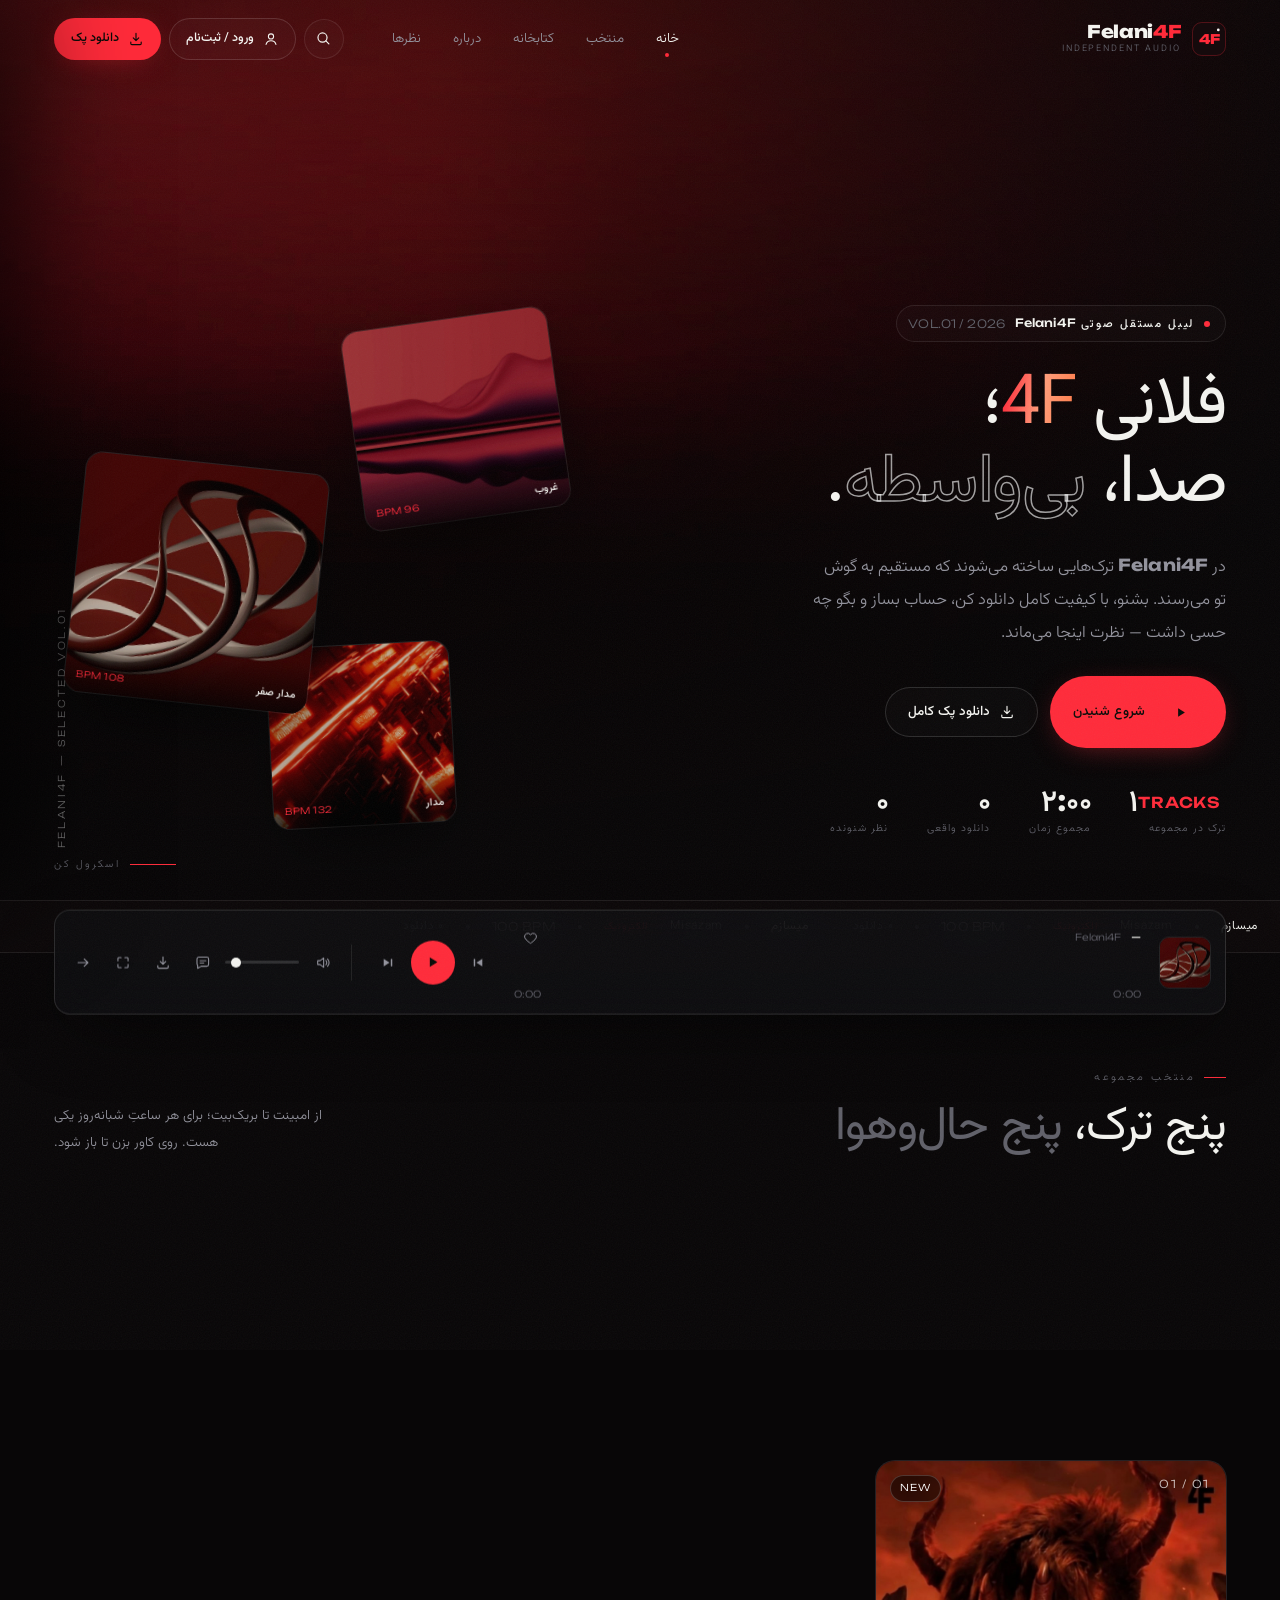
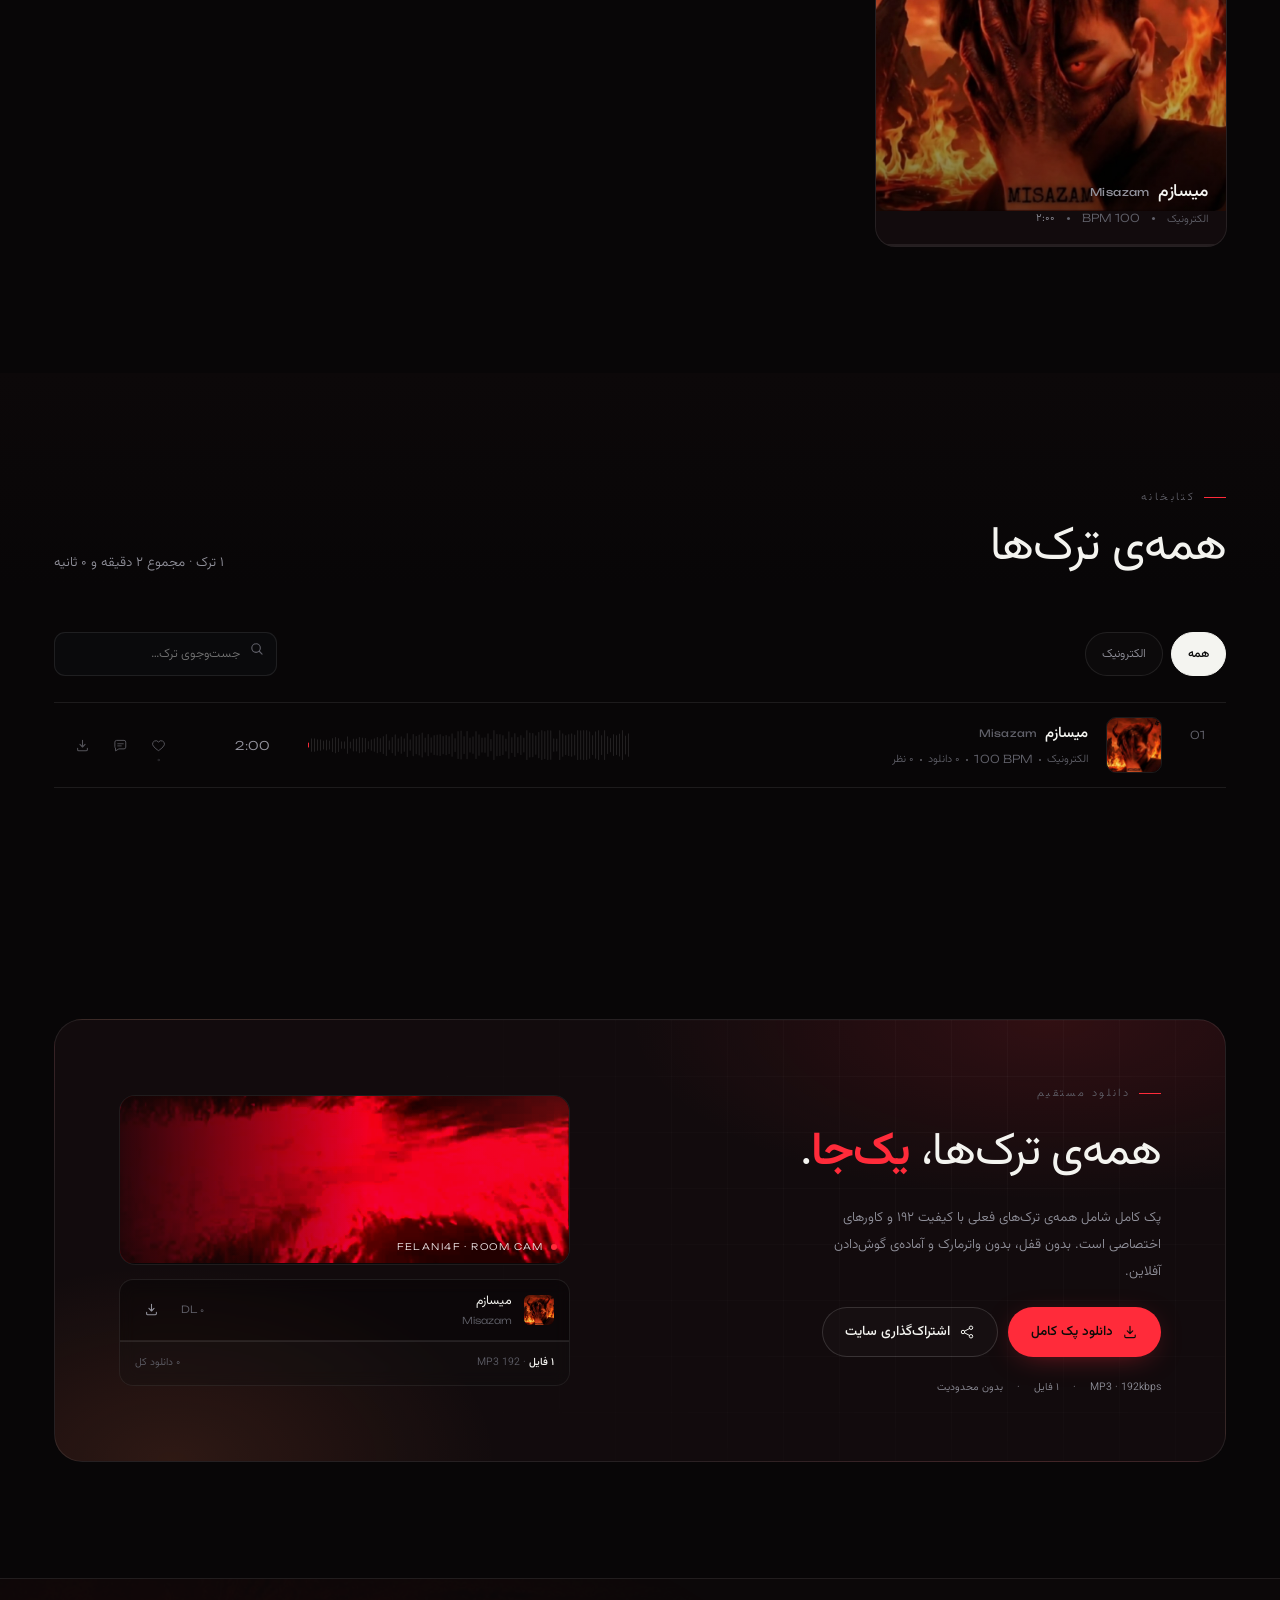
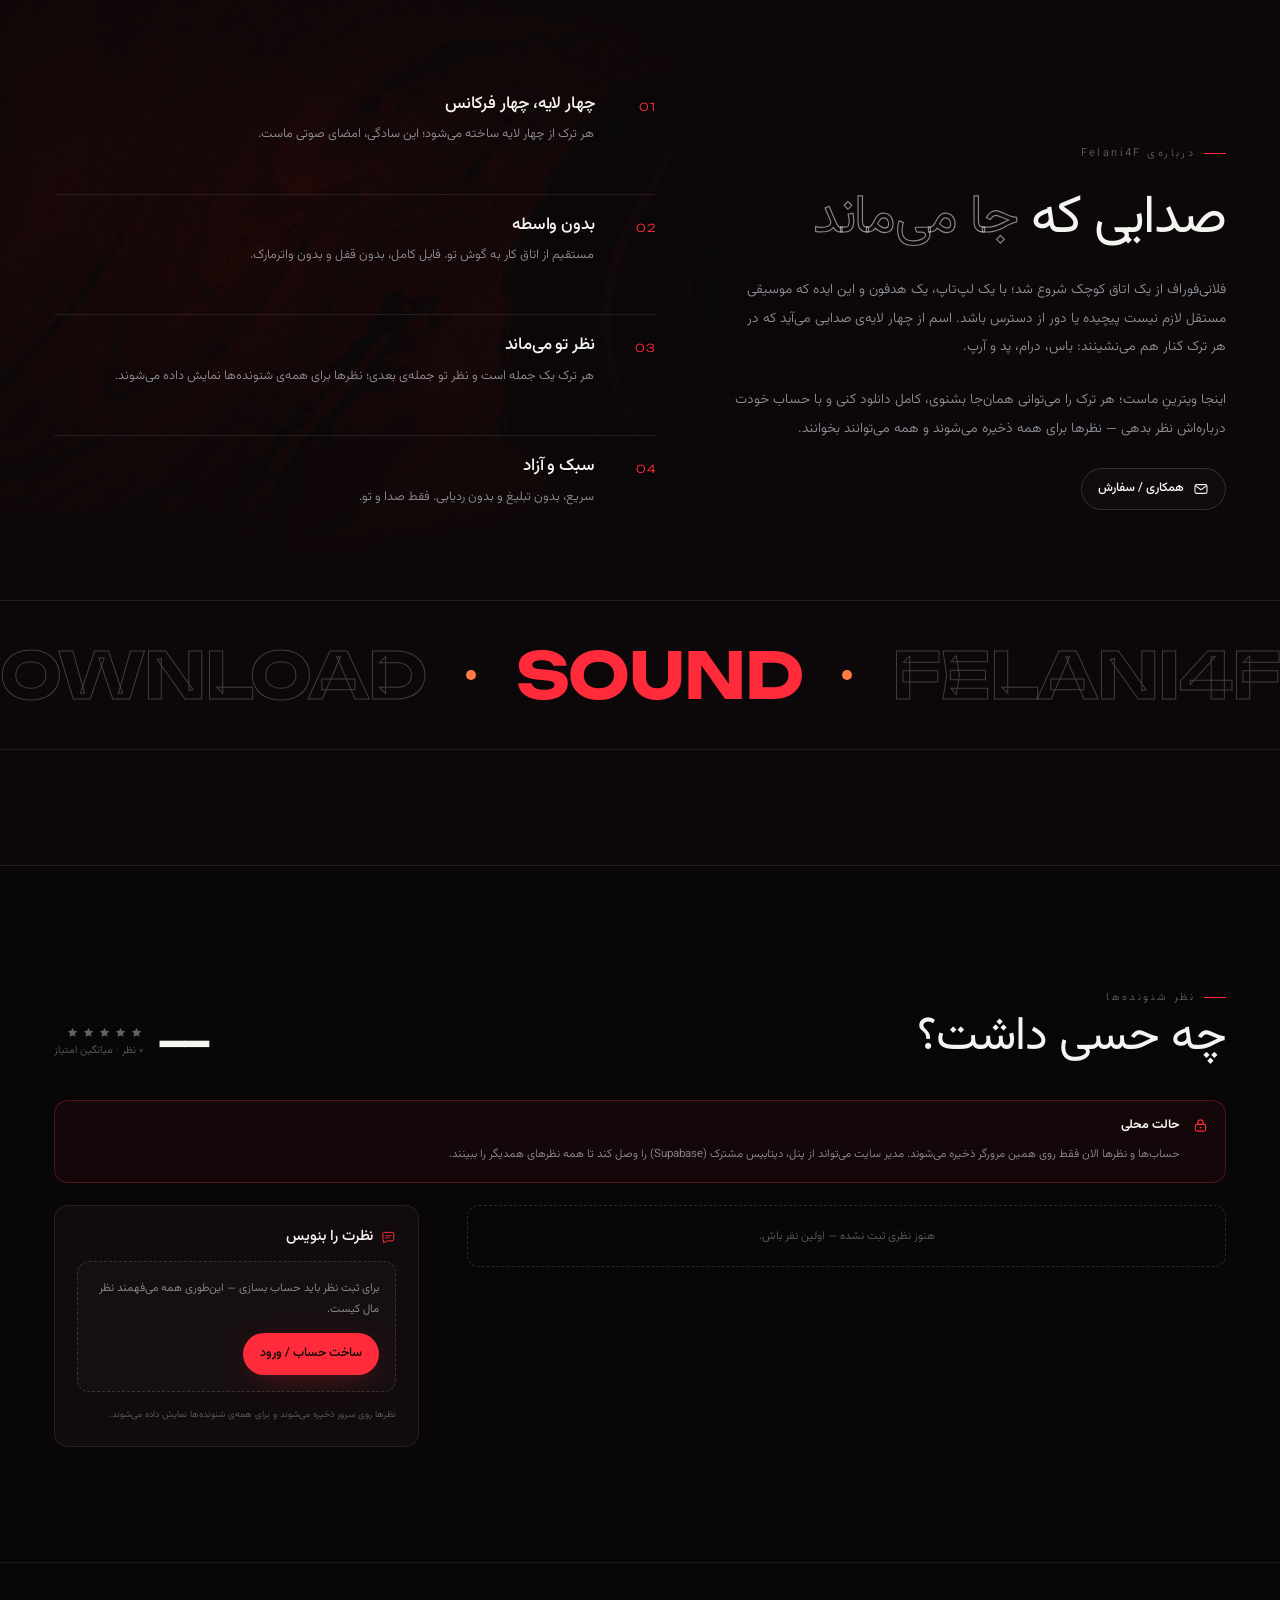
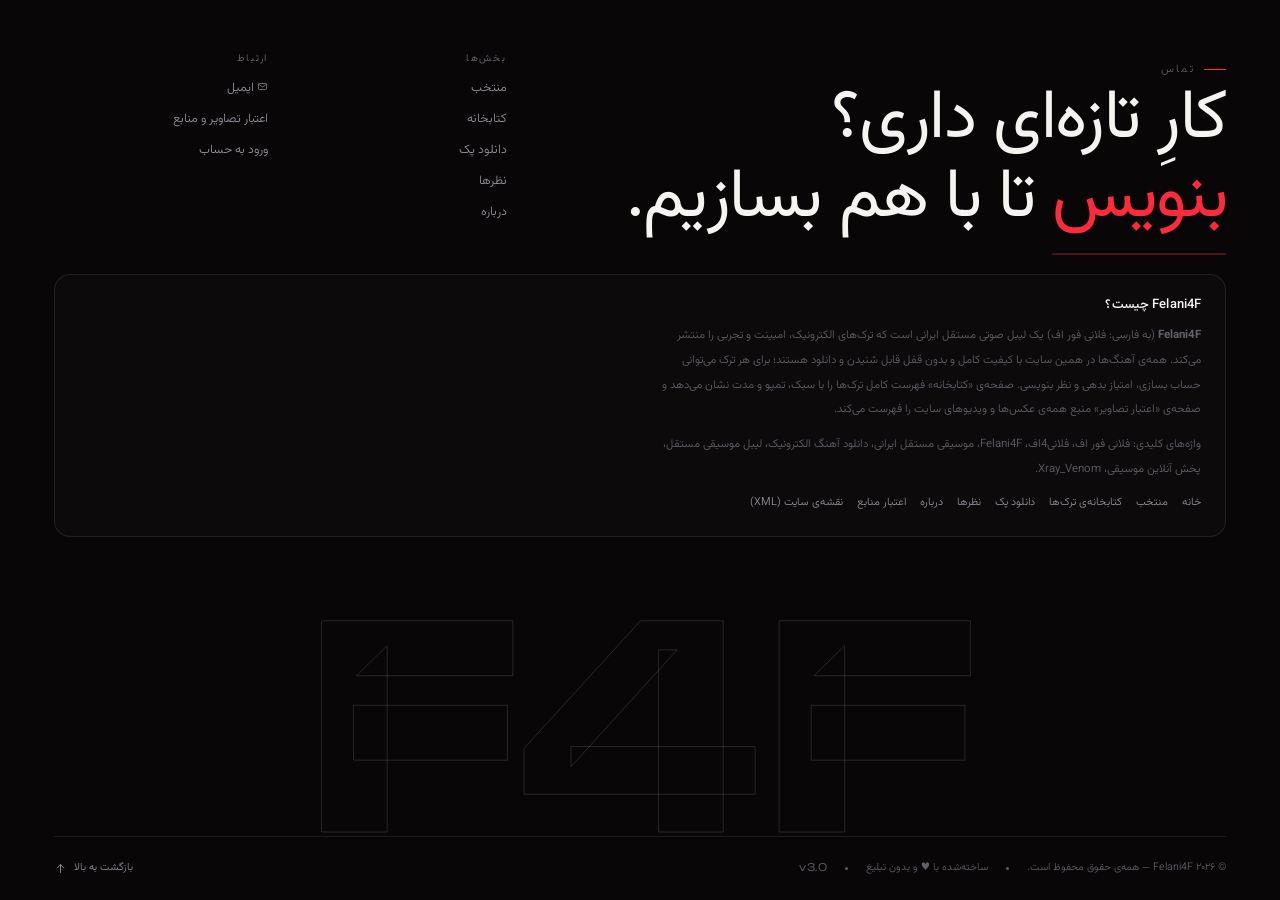
<file: index.html>
<!DOCTYPE html>
<html lang="fa" dir="rtl">
<head>
<meta charset="utf-8">
<meta name="google-site-verification" content="eNZQpAkmuR3VUeYSaYJ6J6o0n1aAN8uVrqy4DuOJi18">
<meta name="viewport" content="width=device-width, initial-scale=1, viewport-fit=cover">
<title>Felani4F | فلانی فور اف — موسیقی مستقل</title>
<meta name="description" content="Felani4F (فلانی فور اف) لیبل صوتی مستقل است. ترک‌ها را با کیفیت کامل بشنو، دانلود کن، حساب بساز و درباره‌ی هر آهنگ نظر بده.">
<meta name="keywords" content="Felani4F, فلانی فور اف, فلانی4اف, موسیقی مستقل, لیبل صوتی, دانلود آهنگ, موسیقی الکترونیک, Xray_Venom, 4F music">
<meta name="author" content="Felani4F">
<meta name="robots" content="index, follow, max-image-preview:large">
<meta name="theme-color" content="#080607">
<link rel="canonical" href="https://felani4f.github.io/">
<meta property="og:type" content="website">
<meta property="og:site_name" content="Felani4F">
<meta property="og:title" content="Felani4F | فلانی فور اف — موسیقی مستقل">
<meta property="og:description" content="پنج ترک، پنج حال‌وهوا. بشنو، دانلود کن، حساب بساز و نظر بده.">
<meta property="og:url" content="https://felani4f.github.io/">
<meta property="og:image" content="https://felani4f.github.io/assets/img/og.jpg">
<meta property="og:image:width" content="1200">
<meta property="og:image:height" content="630">
<meta name="twitter:card" content="summary_large_image">
<meta name="twitter:title" content="Felani4F | فلانی فور اف">
<meta name="twitter:description" content="موسیقی مستقل — بشنو، دانلود کن، نظر بده.">
<meta name="twitter:image" content="https://felani4f.github.io/assets/img/og.jpg">
<link rel="manifest" href="manifest.webmanifest">
<link rel="icon" href="assets/img/icon-192.png" type="image/png">
<link rel="apple-touch-icon" href="assets/img/icon-192.png">
<link rel="preload" href="assets/fonts/vazirmatn-sub.woff2" as="font" type="font/woff2" crossorigin>
<link rel="preload" href="assets/fonts/unbounded-sub.woff2" as="font" type="font/woff2" crossorigin>
<link rel="preload" href="assets/img/hero-bg.jpg" as="image">
<link rel="stylesheet" href="assets/css/style.css">
<script type="application/ld+json">
{
  "@context": "https://schema.org",
  "@graph": [
    {
      "@type": "WebSite",
      "@id": "https://felani4f.github.io/#website",
      "url": "https://felani4f.github.io/",
      "name": "Felani4F",
      "alternateName": ["فلانی فور اف", "Felani 4F", "فلانی4F"],
      "inLanguage": "fa-IR",
      "publisher": { "@id": "https://felani4f.github.io/#org" },
      "potentialAction": {
        "@type": "SearchAction",
        "target": "https://felani4f.github.io/?q={search_term_string}",
        "query-input": "required name=search_term_string"
      }
    },
    {
      "@type": "Organization",
      "@id": "https://felani4f.github.io/#org",
      "name": "Felani4F",
      "alternateName": "فلانی فور اف",
      "url": "https://felani4f.github.io/",
      "logo": "https://felani4f.github.io/assets/img/icon-512.png",
      "email": "hello@felani4f.com",
      "description": "لیبل صوتی مستقل Felani4F — پخش، دانلود و نقد شنوندگان."
    },
    {
      "@type": "MusicPlaylist",
      "name": "Felani4F · Vol.01",
      "numTracks": 5,
      "track": [
        { "@type": "MusicRecording", "name": "Orbit Zero", "alternateName": "مدار صفر", "duration": "PT2M25S", "byArtist": { "@type": "MusicGroup", "name": "Felani4F" } },
        { "@type": "MusicRecording", "name": "Neon Night", "alternateName": "شب نئون", "duration": "PT2M08S", "byArtist": { "@type": "MusicGroup", "name": "Felani4F" } },
        { "@type": "MusicRecording", "name": "Dusk", "alternateName": "غروب", "duration": "PT2M03S", "byArtist": { "@type": "MusicGroup", "name": "Felani4F" } },
        { "@type": "MusicRecording", "name": "Glass", "alternateName": "شیشه", "duration": "PT1M49S", "byArtist": { "@type": "MusicGroup", "name": "Felani4F" } },
        { "@type": "MusicRecording", "name": "Circuit", "alternateName": "مدار", "duration": "PT1M30S", "byArtist": { "@type": "MusicGroup", "name": "Felani4F" } }
      ]
    }
  ,
    {
      "@type": "MusicAlbum",
      "@id": "https://felani4f.github.io/#album",
      "name": "Felani4F · Vol.01",
      "albumProductionType": "https://schema.org/StudioAlbum",
      "byArtist": { "@type": "MusicGroup", "name": "Felani4F", "alternateName": "فلانی فور اف" },
      "numTracks": 5,
      "datePublished": "2026-01-01",
      "image": "https://felani4f.github.io/assets/img/og.jpg",
      "url": "https://felani4f.github.io/#library",
      "track": [
        { "@type": "MusicRecording", "name": "Orbit Zero", "alternateName": "مدار صفر", "duration": "PT2M25S", "genre": "الکترونیک", "audio": "https://felani4f.github.io/assets/audio/orbit-zero.mp3", "image": "https://felani4f.github.io/assets/img/orbit-zero.jpg" },
        { "@type": "MusicRecording", "name": "Neon Night", "alternateName": "شب نئون", "duration": "PT2M09S", "genre": "الکترونیک", "audio": "https://felani4f.github.io/assets/audio/neon-night.mp3", "image": "https://felani4f.github.io/assets/img/neon-night.jpg" },
        { "@type": "MusicRecording", "name": "Dusk", "alternateName": "غروب", "duration": "PT2M03S", "genre": "الکترونیک", "audio": "https://felani4f.github.io/assets/audio/dusk.mp3", "image": "https://felani4f.github.io/assets/img/dusk.jpg" },
        { "@type": "MusicRecording", "name": "Glass", "alternateName": "شیشه", "duration": "PT1M50S", "genre": "الکترونیک", "audio": "https://felani4f.github.io/assets/audio/glass.mp3", "image": "https://felani4f.github.io/assets/img/glass.jpg" },
        { "@type": "MusicRecording", "name": "Circuit", "alternateName": "مدار", "duration": "PT1M30S", "genre": "الکترونیک", "audio": "https://felani4f.github.io/assets/audio/circuit.mp3", "image": "https://felani4f.github.io/assets/img/circuit.jpg" }
      ]
    }
  ]
}
</script>
</head>
<body>

<!-- ============ SVG SPRITE ============ -->
<svg style="display:none" aria-hidden="true">
  <symbol id="i-play" viewBox="0 0 24 24"><path d="M8.2 5.3v13.4L19 12z" fill="currentColor"/></symbol>
  <symbol id="i-pause" viewBox="0 0 24 24"><rect x="7" y="5" width="3.7" height="14" rx="1.1" fill="currentColor"/><rect x="13.3" y="5" width="3.7" height="14" rx="1.1" fill="currentColor"/></symbol>
  <symbol id="i-prev" viewBox="0 0 24 24"><path d="M18.5 6.2v11.6L9.6 12z" fill="currentColor"/><rect x="5.6" y="6.2" width="2.2" height="11.6" rx="1" fill="currentColor"/></symbol>
  <symbol id="i-next" viewBox="0 0 24 24"><path d="M5.5 6.2v11.6L14.4 12z" fill="currentColor"/><rect x="16.2" y="6.2" width="2.2" height="11.6" rx="1" fill="currentColor"/></symbol>
  <symbol id="i-heart" viewBox="0 0 24 24"><path d="M12 20.2S4.3 15.4 2.6 10.9A5.3 5.3 0 0 1 12 6.5a5.3 5.3 0 0 1 9.4 4.4C19.7 15.4 12 20.2 12 20.2z" stroke="currentColor" stroke-width="1.6" fill="none" stroke-linejoin="round"/></symbol>
  <symbol id="i-heart-f" viewBox="0 0 24 24"><path d="M12 20.2S4.3 15.4 2.6 10.9A5.3 5.3 0 0 1 12 6.5a5.3 5.3 0 0 1 9.4 4.4C19.7 15.4 12 20.2 12 20.2z" fill="currentColor"/></symbol>
  <symbol id="i-comment" viewBox="0 0 24 24"><path d="M20.4 14.6a2.8 2.8 0 0 1-2.8 2.8H9.4L4 20.6v-4.6a2.8 2.8 0 0 1-1-2.1V6.6a2.8 2.8 0 0 1 2.8-2.8h11.8a2.8 2.8 0 0 1 2.8 2.8z" stroke="currentColor" stroke-width="1.6" fill="none" stroke-linejoin="round"/><path d="M7.6 9.2h8.8M7.6 12.6h5.6" stroke="currentColor" stroke-width="1.4" stroke-linecap="round"/></symbol>
  <symbol id="i-download" viewBox="0 0 24 24"><path d="M12 3.6v10.8m0 0 4.1-4.1M12 14.4 7.9 10.3" stroke="currentColor" stroke-width="1.7" fill="none" stroke-linecap="round" stroke-linejoin="round"/><path d="M4.2 16.6v2.2a1.6 1.6 0 0 0 1.6 1.6h12.4a1.6 1.6 0 0 0 1.6-1.6v-2.2" stroke="currentColor" stroke-width="1.7" fill="none" stroke-linecap="round"/></symbol>
  <symbol id="i-close" viewBox="0 0 24 24"><path d="m6.4 6.4 11.2 11.2M17.6 6.4 6.4 17.6" stroke="currentColor" stroke-width="1.8" stroke-linecap="round"/></symbol>
  <symbol id="i-volume" viewBox="0 0 24 24"><path d="M4 9.2v5.6h3.5L13 19V5L7.5 9.2z" stroke="currentColor" stroke-width="1.6" fill="none" stroke-linejoin="round"/><path d="M16.3 8.8a4.4 4.4 0 0 1 0 6.4M18.8 6.4a7.9 7.9 0 0 1 0 11.2" stroke="currentColor" stroke-width="1.6" fill="none" stroke-linecap="round"/></symbol>
  <symbol id="i-mute" viewBox="0 0 24 24"><path d="M4 9.2v5.6h3.5L13 19V5L7.5 9.2z" stroke="currentColor" stroke-width="1.6" fill="none" stroke-linejoin="round"/><path d="m16.4 9.6 5 4.8m0-4.8-5 4.8" stroke="currentColor" stroke-width="1.6" stroke-linecap="round"/></symbol>
  <symbol id="i-gear" viewBox="0 0 24 24"><path d="M12 15.1a3.1 3.1 0 1 0 0-6.2 3.1 3.1 0 0 0 0 6.2z" stroke="currentColor" stroke-width="1.5" fill="none"/><path d="M19.3 14.4a1.6 1.6 0 0 0 .3 1.8l.1.1a1.9 1.9 0 1 1-2.7 2.7l-.1-.1a1.6 1.6 0 0 0-1.8-.3 1.6 1.6 0 0 0-1 1.5v.2a1.9 1.9 0 1 1-3.8 0v-.1a1.6 1.6 0 0 0-1-1.5 1.6 1.6 0 0 0-1.8.3l-.1.1a1.9 1.9 0 1 1-2.7-2.7l.1-.1a1.6 1.6 0 0 0 .3-1.8 1.6 1.6 0 0 0-1.5-1H4.4a1.9 1.9 0 1 1 0-3.8h.1a1.6 1.6 0 0 0 1.5-1 1.6 1.6 0 0 0-.3-1.8l-.1-.1a1.9 1.9 0 1 1 2.7-2.7l.1.1a1.6 1.6 0 0 0 1.8.3h.1a1.6 1.6 0 0 0 1-1.5V4.4a1.9 1.9 0 1 1 3.8 0v.1a1.6 1.6 0 0 0 1 1.5 1.6 1.6 0 0 0 1.8-.3l.1-.1a1.9 1.9 0 1 1 2.7 2.7l-.1.1a1.6 1.6 0 0 0-.3 1.8v.1a1.6 1.6 0 0 0 1.5 1h.2a1.9 1.9 0 1 1 0 3.8h-.1a1.6 1.6 0 0 0-1.5 1z" stroke="currentColor" stroke-width="1.3" fill="none" stroke-linejoin="round"/></symbol>
  <symbol id="i-search" viewBox="0 0 24 24"><circle cx="10.6" cy="10.6" r="6.4" stroke="currentColor" stroke-width="1.7" fill="none"/><path d="m15.4 15.4 4.2 4.2" stroke="currentColor" stroke-width="1.7" stroke-linecap="round"/></symbol>
  <symbol id="i-up" viewBox="0 0 24 24"><path d="M12 19.4V5m0 0-6 6m6-6 6 6" stroke="currentColor" stroke-width="1.7" fill="none" stroke-linecap="round" stroke-linejoin="round"/></symbol>
  <symbol id="i-check" viewBox="0 0 24 24"><path d="m4.8 12.6 4.6 4.6L19.4 7" stroke="currentColor" stroke-width="2" fill="none" stroke-linecap="round" stroke-linejoin="round"/></symbol>
  <symbol id="i-star" viewBox="0 0 24 24"><path d="M12 3.1l2.7 5.6 6.1.9-4.4 4.3 1 6.1L12 17.1 6.6 20l1-6.1L3.2 9.6l6.1-.9z" fill="currentColor"/></symbol>
  <symbol id="i-mail" viewBox="0 0 24 24"><rect x="3" y="5.4" width="18" height="13.2" rx="2.6" stroke="currentColor" stroke-width="1.6" fill="none"/><path d="m4.4 7.6 7.6 5.6 7.6-5.6" stroke="currentColor" stroke-width="1.6" fill="none" stroke-linecap="round" stroke-linejoin="round"/></symbol>
  <symbol id="i-menu" viewBox="0 0 24 24"><path d="M4 7.5h16M4 12h16M4 16.5h11" stroke="currentColor" stroke-width="1.7" stroke-linecap="round"/></symbol>
  <symbol id="i-install" viewBox="0 0 24 24"><rect x="5.4" y="3.2" width="13.2" height="17.6" rx="2.8" stroke="currentColor" stroke-width="1.6" fill="none"/><path d="M12 7.4v5.8m0 0 2.5-2.5M12 13.2 9.5 10.7" stroke="currentColor" stroke-width="1.6" fill="none" stroke-linecap="round" stroke-linejoin="round"/><circle cx="12" cy="17.6" r=".9" fill="currentColor"/></symbol>
  <symbol id="i-arrow" viewBox="0 0 24 24"><path d="M4.6 12h14.8m0 0-5.6-5.6M19.4 12l-5.6 5.6" stroke="currentColor" stroke-width="1.6" fill="none" stroke-linecap="round" stroke-linejoin="round"/></symbol>
  <symbol id="i-trash" viewBox="0 0 24 24"><path d="M4.6 6.6h14.8M9.4 6.6V4.8h5.2v1.8M6.4 6.6l.9 12.2a1.8 1.8 0 0 0 1.8 1.7h5.8a1.8 1.8 0 0 0 1.8-1.7l.9-12.2" stroke="currentColor" stroke-width="1.5" fill="none" stroke-linecap="round" stroke-linejoin="round"/></symbol>
  <symbol id="i-share" viewBox="0 0 24 24"><circle cx="18" cy="5.6" r="2.6" stroke="currentColor" stroke-width="1.5" fill="none"/><circle cx="6" cy="12" r="2.6" stroke="currentColor" stroke-width="1.5" fill="none"/><circle cx="18" cy="18.4" r="2.6" stroke="currentColor" stroke-width="1.5" fill="none"/><path d="m8.4 10.7 7.2-3.8M8.4 13.3l7.2 3.8" stroke="currentColor" stroke-width="1.5"/></symbol>
  <symbol id="i-wave" viewBox="0 0 24 24"><path d="M3 12h2.2M8 6.6v10.8M12 3.6v16.8M16 7.6v8.8M20.8 10.4v3.2" stroke="currentColor" stroke-width="1.8" stroke-linecap="round"/></symbol>
  <symbol id="i-user" viewBox="0 0 24 24"><circle cx="12" cy="8.2" r="3.9" stroke="currentColor" stroke-width="1.6" fill="none"/><path d="M4.6 20.2c.8-3.6 3.8-5.7 7.4-5.7s6.6 2.1 7.4 5.7" stroke="currentColor" stroke-width="1.6" fill="none" stroke-linecap="round"/></symbol>
  <symbol id="i-lock" viewBox="0 0 24 24"><rect x="4.8" y="10.4" width="14.4" height="9.6" rx="2.6" stroke="currentColor" stroke-width="1.6" fill="none"/><path d="M8.2 10.4V7.8a3.8 3.8 0 0 1 7.6 0v2.6" stroke="currentColor" stroke-width="1.6" fill="none"/><circle cx="12" cy="15" r="1.3" fill="currentColor"/></symbol>
  <symbol id="i-logout" viewBox="0 0 24 24"><path d="M14.4 4.8H6.6a1.8 1.8 0 0 0-1.8 1.8v10.8a1.8 1.8 0 0 0 1.8 1.8h7.8" stroke="currentColor" stroke-width="1.6" fill="none" stroke-linecap="round"/><path d="M17.6 15.6 21 12l-3.4-3.6M21 12h-9.4" stroke="currentColor" stroke-width="1.6" fill="none" stroke-linecap="round" stroke-linejoin="round"/></symbol>
  <symbol id="i-edit" viewBox="0 0 24 24"><path d="m15.6 5.2 3.2 3.2L8.4 18.8l-4.2 1 1-4.2z" stroke="currentColor" stroke-width="1.6" fill="none" stroke-linejoin="round"/><path d="m14 6.8 3.2 3.2" stroke="currentColor" stroke-width="1.6"/></symbol>
  <symbol id="i-plus" viewBox="0 0 24 24"><path d="M12 5v14M5 12h14" stroke="currentColor" stroke-width="1.8" stroke-linecap="round"/></symbol>
  <symbol id="i-crown" viewBox="0 0 24 24"><path d="m3.6 7.6 4.2 3 4.2-5.4 4.2 5.4 4.2-3-1.8 10.2H5.4z" stroke="currentColor" stroke-width="1.5" fill="none" stroke-linejoin="round"/></symbol>
  <symbol id="i-cloud" viewBox="0 0 24 24"><path d="M7.4 18.6a4 4 0 0 1-.5-8 5.4 5.4 0 0 1 10.4 1.2 3.4 3.4 0 0 1-.4 6.8z" stroke="currentColor" stroke-width="1.6" fill="none" stroke-linejoin="round"/><path d="M12 10.6v5.2m0 0 2-2M12 15.8l-2-2" stroke="currentColor" stroke-width="1.5" fill="none" stroke-linecap="round" stroke-linejoin="round"/></symbol>
  <symbol id="i-ban" viewBox="0 0 24 24"><circle cx="12" cy="12" r="8.2" stroke="currentColor" stroke-width="1.6" fill="none"/><path d="m6.4 17.6 11.2-11.2" stroke="currentColor" stroke-width="1.6"/></symbol>
  <symbol id="i-users" viewBox="0 0 24 24"><circle cx="9" cy="8.6" r="3.4" stroke="currentColor" stroke-width="1.5" fill="none"/><path d="M2.8 19.4c.6-3 3-4.8 6.2-4.8s5.6 1.8 6.2 4.8" stroke="currentColor" stroke-width="1.5" fill="none" stroke-linecap="round"/><path d="M16 5.6a3.2 3.2 0 0 1 0 6M18.4 14.8c1.7.5 2.9 1.9 3.3 4" stroke="currentColor" stroke-width="1.5" fill="none" stroke-linecap="round"/></symbol>
  <symbol id="i-chart" viewBox="0 0 24 24"><path d="M4 19.2h16M7 16V9.6M12 16V5.4M17 16v-4.2" stroke="currentColor" stroke-width="1.7" stroke-linecap="round"/></symbol>
  <symbol id="i-shuffle" viewBox="0 0 24 24"><path d="M3.4 7.2h2.8c1.2 0 2.4.6 3.1 1.6l5.4 6.4c.7 1 1.9 1.6 3.1 1.6h2.8M16.4 4.4l3.2 2.8-3.2 2.8M16.4 13.6l3.2 2.8-3.2 2.8M3.4 16.8h2.8c1.2 0 2.2-.5 2.9-1.4l1.2-1.5" stroke="currentColor" stroke-width="1.6" fill="none" stroke-linecap="round" stroke-linejoin="round"/></symbol>
  <symbol id="i-repeat" viewBox="0 0 24 24"><path d="M7.2 6.4h9.4a3.4 3.4 0 0 1 3.4 3.4v2.4M17 4.2l2.6 2.2L17 8.6M16.8 17.6H7.4A3.4 3.4 0 0 1 4 14.2v-2.4M7 19.8l-2.6-2.2L7 15.4" stroke="currentColor" stroke-width="1.6" fill="none" stroke-linecap="round" stroke-linejoin="round"/></symbol>
  <symbol id="i-repeat1" viewBox="0 0 24 24"><path d="M7.2 6.4h9.4a3.4 3.4 0 0 1 3.4 3.4v2.4M17 4.2l2.6 2.2L17 8.6M16.8 17.6H7.4A3.4 3.4 0 0 1 4 14.2v-2.4M7 19.8l-2.6-2.2L7 15.4M12.2 10.6l1.2-.8v4.4" stroke="currentColor" stroke-width="1.5" fill="none" stroke-linecap="round" stroke-linejoin="round"/></symbol>
  <symbol id="i-queue" viewBox="0 0 24 24"><path d="M3.6 7h11M3.6 12h11M3.6 17h7" stroke="currentColor" stroke-width="1.6" stroke-linecap="round"/><path d="M17.4 13.6v5.2l4-2.6z" fill="currentColor"/></symbol>
  <symbol id="i-down" viewBox="0 0 24 24"><path d="m6 9.4 6 6 6-6" stroke="currentColor" stroke-width="1.8" fill="none" stroke-linecap="round" stroke-linejoin="round"/></symbol>
  <symbol id="i-image" viewBox="0 0 24 24"><rect x="3.4" y="4.8" width="17.2" height="14.4" rx="2.6" stroke="currentColor" stroke-width="1.6" fill="none"/><circle cx="8.8" cy="9.6" r="1.7" fill="currentColor"/><path d="m4.6 17.4 4.6-4.2 3.2 2.8 2.6-2.4 4.4 3.8" stroke="currentColor" stroke-width="1.6" fill="none" stroke-linecap="round" stroke-linejoin="round"/></symbol>
  <symbol id="i-expand" viewBox="0 0 24 24"><path d="M4.4 9.2V5.8c0-.8.6-1.4 1.4-1.4h3.4M14.8 4.4h3.4c.8 0 1.4.6 1.4 1.4v3.4M19.6 14.8v3.4c0 .8-.6 1.4-1.4 1.4h-3.4M9.2 19.6H5.8c-.8 0-1.4-.6-1.4-1.4v-3.4" stroke="currentColor" stroke-width="1.6" fill="none" stroke-linecap="round" stroke-linejoin="round"/></symbol>
</svg>

<!-- ============ PRELOADER ============ -->
<div id="preload" aria-hidden="true">
  <div class="pl-in">
    <div class="pl-logo en"><span>F</span><span class="pl-4">4F</span></div>
    <div class="pl-bar"><i id="plBar"></i></div>
    <div class="pl-num" id="plNum">0%</div>
    <div class="pl-cap">فلانی فور اف — موسیقی مستقل</div>
  </div>
</div>

<div class="scrollbar" aria-hidden="true"><i id="scrollProg"></i></div>
<div class="cursor" id="cursor" aria-hidden="true"><span class="dot"></span></div>

<!-- ============ HEADER ============ -->
<header class="head" id="head">
  <a href="#top" class="brand" aria-label="Felani4F — خانه">
    <svg viewBox="0 0 64 64" aria-hidden="true">
      <rect width="64" height="64" rx="18" fill="#150a0c"/>
      <rect x="1" y="1" width="62" height="62" rx="17" fill="none" stroke="rgba(255,45,60,.5)"/>
      <text x="32" y="42" text-anchor="middle" font-family="Unbounded,Vazirmatn,sans-serif" font-size="25" font-weight="800" letter-spacing="-1.5" fill="#ff2b3a">4F</text>
      <circle cx="49.5" cy="15" r="2.6" fill="#f6f2f2"/>
    </svg>
    <span class="bt">
      <span class="b1">Felani<span class="b1-accent">4F</span></span>
      <span class="b2">INDEPENDENT AUDIO</span>
    </span>
  </a>
  <nav class="nav" id="nav" aria-label="ناوبری اصلی">
    <a href="#top" class="active">خانه</a>
    <a href="#works">منتخب</a>
    <a href="#library">کتابخانه</a>
    <a href="#about">درباره</a>
    <a href="#comments">نظرها</a>
  </nav>
  <div class="head-actions">
    <button class="icon-btn" id="installBtn" hidden title="نصب اپ" aria-label="نصب اپ"><svg><use href="#i-install"/></svg></button>
    <button class="icon-btn" id="searchBtn" title="جست‌وجو" aria-label="جست‌وجو"><svg><use href="#i-search"/></svg></button>
    <button class="btn btn-ghost btn-sm auth-open" data-mode="login" id="loginBtn"><svg><use href="#i-user"/></svg> ورود / ثبت‌نام</button>
    <div class="user-menu" id="userMenu" hidden>
      <button class="user-chip" id="userChip" aria-haspopup="true" aria-expanded="false">
        <span class="av" id="userAv">F</span>
        <span class="uc-nm" id="userName">—</span>
        <svg style="width:11px;height:11px;transform:rotate(-90deg)"><use href="#i-arrow"/></svg>
      </button>
      <div class="user-pop" id="userPop">
        <div class="up-head">
          <span class="av lg" id="userAv2">F</span>
          <div><b id="userName2">—</b><small id="userRole">شنونده</small></div>
        </div>
        <button class="up-item" id="goAdmin" hidden><svg><use href="#i-crown"/></svg> پنل مدیریت</button>
        <button class="up-item" id="goMyComments"><svg><use href="#i-comment"/></svg> نظرهای من</button>
        <button class="up-item danger" id="logoutBtn"><svg><use href="#i-logout"/></svg> خروج از حساب</button>
      </div>
    </div>
    <a class="btn btn-acc btn-sm" href="#pack"><svg><use href="#i-download"/></svg> دانلود پک</a>
    <button class="icon-btn burger" id="burger" aria-label="منو" aria-expanded="false"><svg><use href="#i-menu"/></svg></button>
  </div>
</header>

<div class="sheet" id="sheet">
  <a href="#top">خانه</a>
  <a href="#works">منتخب</a>
  <a href="#library">کتابخانه</a>
  <a href="#about">درباره‌ی Felani4F</a>
  <a href="#comments">نظر شنونده‌ها</a>
  <a href="#pack">دانلود پک</a>
  <button class="btn btn-ghost auth-open" data-mode="login" style="width:max-content;margin-top:22px"><svg><use href="#i-user"/></svg> ورود / ثبت‌نام</button>
  <div class="sm-foot">
    <span class="en">Felani4F · 2026</span>
    <a href="mailto:hello@felani4f.com" style="font-size:12px">hello@felani4f.com</a>
  </div>
</div>

<main id="top">

  <!-- ============ HERO ============ -->
  <section class="hero">
    <div class="hero-bg" aria-hidden="true"></div>
    <div class="hero-bg-grad" aria-hidden="true"></div>
    <div class="wrap hero-in">
      <div class="hero-l">
        <div class="eyebrow rv"><span class="pulse"></span> <b>لیبل مستقل صوتی <span class="en">Felani4F</span></b> <span class="en" style="color:var(--dim)">VOL.01 / 2026</span></div>
        <h1 class="rv" style="--d:.08s">
          <span class="l1">فلانی <span class="grad">4F</span>؛</span>
          <span class="l1">صدا، <em>بی‌واسطه</em>.</span>
        </h1>
        <p class="lead rv" style="--d:.16s">
          در <b class="en">Felani4F</b> ترک‌هایی ساخته می‌شوند که مستقیم به گوش تو می‌رسند.
          بشنو، با کیفیت کامل دانلود کن، حساب بساز و بگو چه حسی داشت — نظرت اینجا می‌ماند.
        </p>
        <div class="hero-cta rv" style="--d:.24s">
          <button class="btn btn-acc play-cta" id="heroPlay">
            <span class="pc"><svg style="width:15px;height:15px"><use href="#i-play"/></svg></span>
            شروع شنیدن
          </button>
          <a href="#pack" class="btn btn-ghost"><svg><use href="#i-download"/></svg> دانلود پک کامل</a>
        </div>
        <div class="stats rv" style="--d:.32s">
          <div class="stat"><b id="statTracks">۵<i>TRACKS</i></b><span>ترک در مجموعه</span></div>
          <div class="stat"><b id="statDur">۹:۵۵</b><span>مجموع زمان</span></div>
          <div class="stat"><b id="statDl">۰</b><span>دانلود واقعی</span></div>
          <div class="stat"><b id="statCm">۰</b><span>نظر شنونده</span></div>
        </div>
      </div>
      <div class="hero-r" style="direction:rtl">
        <div class="hero-covers">
          <button class="hcover c1" data-open="dusk" aria-label="ترک غروب">
            <img src="assets/img/dusk.jpg" alt="کاور غروب" width="200" height="200">
            <span class="hc-meta"><b>غروب</b><span>96 BPM</span></span>
          </button>
          <button class="hcover c2" data-open="orbit-zero" aria-label="ترک مدار صفر">
            <img src="assets/img/orbit-zero.jpg" alt="کاور مدار صفر" width="240" height="240">
            <span class="hc-meta"><b>مدار صفر</b><span>108 BPM</span></span>
          </button>
          <button class="hcover c3" data-open="circuit" aria-label="ترک مدار">
            <img src="assets/img/circuit.jpg" alt="کاور مدار" width="180" height="180">
            <span class="hc-meta"><b>مدار</b><span>132 BPM</span></span>
          </button>
          <span class="hero-hint en">FELANI4F — SELECTED VOL.01</span>
        </div>
      </div>
    </div>
    <div class="scroll-hint"><span class="ln"></span> اسکرول کن</div>
  </section>

  <!-- ============ TICKER ============ -->
  <div class="ticker" aria-hidden="true">
    <div class="tk" id="ticker"></div>
  </div>

  <!-- ============ WORKS ============ -->
  <section class="works sec" id="works">
    <div class="wrap sec-head rv">
      <div class="sh-l">
        <span class="kicker">منتخب مجموعه</span>
        <h2>پنج ترک، <span class="thin">پنج حال‌وهوا</span></h2>
      </div>
      <div class="sh-r">
        <p>از امبینت تا بریک‌بیت؛ برای هر ساعتِ شبانه‌روز یکی هست. روی کاور بزن تا باز شود.</p>
      </div>
    </div>
    <div class="pin" id="pin">
      <div class="haul" id="haul"><!-- cards injected --></div>
    </div>
    <div class="wrap works-foot">
      <div class="drag-hint">
        <svg><use href="#i-wave"/></svg>
        <span>برای دیدن بقیه بکش</span>
        <span class="en" style="color:var(--dim)">01 — 05</span>
      </div>
      <a class="btn btn-ghost btn-sm" href="#library">همه‌ی ترک‌ها <svg style="transform:rotate(180deg)"><use href="#i-arrow"/></svg></a>
    </div>
  </section>

  <!-- ============ LIBRARY ============ -->
  <section class="sec library" id="library">
    <div class="wrap">
      <div class="sec-head rv">
        <div class="sh-l">
          <span class="kicker">کتابخانه</span>
          <h2>همه‌ی ترک‌ها</h2>
        </div>
        <div class="sh-r">
          <p id="libCount">۵ ترک</p>
        </div>
      </div>
      <div class="filters rv" id="filters" role="tablist" aria-label="فیلتر ژانر"></div>
      <div class="tracks" id="tracks"></div>
    </div>
  </section>

  <!-- ============ PACK ============ -->
  <section class="sec pack" id="pack">
    <div class="wrap">
      <div class="pack-in rv">
        <div class="pack-l">
          <span class="kicker">دانلود مستقیم</span>
          <h2>همه‌ی ترک‌ها، <b>یک‌جا</b>.</h2>
          <p>پک کامل شامل همه‌ی ترک‌های فعلی با کیفیت ۱۹۲ و کاورهای اختصاصی است. بدون قفل، بدون واترمارک و آماده‌ی گوش‌دادن آفلاین.</p>
          <div class="pack-acts">
            <button class="btn btn-acc" id="dlAll"><svg><use href="#i-download"/></svg> دانلود پک کامل</button>
            <button class="btn btn-ghost" id="shareBtn"><svg><use href="#i-share"/></svg> اشتراک‌گذاری سایت</button>
          </div>
          <div class="muted" style="font-size:10.5px;display:flex;gap:14px;flex-wrap:wrap">
            <span>MP3 · 192kbps</span><span>·</span><span id="packCount">۵ فایل</span><span>·</span><span>بدون محدودیت</span>
          </div>
        </div>
        <div class="pack-right">
          <figure class="pack-cam" aria-label="ویدیوی آزمایشگاه صدا">
            <video src="assets/video/embers.mp4" poster="assets/video/emb-poster.jpg" muted loop playsinline preload="metadata" data-autoplay-on-view aria-hidden="true"></video>
            <figcaption><i></i><span>FELANI4F · ROOM CAM</span></figcaption>
          </figure>
          <div class="pack-list" id="packList"></div>
        </div>
      </div>
    </div>
  </section>

  <!-- ============ ABOUT ============ -->
  <section class="sec about" id="about">
    <div class="about-tex" aria-hidden="true"></div>
    <div class="wrap about-in">
      <div class="about-l">
        <span class="kicker rv">درباره‌ی Felani4F</span>
        <h2 class="rv">صدایی که <span class="out">جا می‌ماند</span></h2>
        <p class="rv">فلانی‌فور‌اف از یک اتاق کوچک شروع شد؛ با یک لپ‌تاپ، یک هدفون و این ایده که موسیقی مستقل لازم نیست پیچیده یا دور از دسترس باشد. اسم از چهار لایه‌ی صدایی می‌آید که در هر ترک کنار هم می‌نشینند: باس، درام، پد و آرپ.</p>
        <p class="rv">اینجا ویترینِ ماست؛ هر ترک را می‌توانی همان‌جا بشنوی، کامل دانلود کنی و با حساب خودت درباره‌اش نظر بدهی — نظرها برای همه ذخیره می‌شوند و همه می‌توانند بخوانند.</p>
        <div class="rv"><a href="mailto:hello@felani4f.com" class="btn btn-ghost btn-sm"><svg><use href="#i-mail"/></svg> همکاری / سفارش</a></div>
      </div>
      <div class="about-r">
        <div class="principle rv"><div class="pn">01</div><div><h3>چهار لایه، چهار فرکانس</h3><p>هر ترک از چهار لایه ساخته می‌شود؛ این سادگی، امضای صوتی ماست.</p></div></div>
        <div class="principle rv"><div class="pn">02</div><div><h3>بدون واسطه</h3><p>مستقیم از اتاق کار به گوش تو. فایل کامل، بدون قفل و بدون واترمارک.</p></div></div>
        <div class="principle rv"><div class="pn">03</div><div><h3>نظر تو می‌ماند</h3><p>هر ترک یک جمله است و نظر تو جمله‌ی بعدی؛ نظرها برای همه‌ی شنونده‌ها نمایش داده می‌شوند.</p></div></div>
        <div class="principle rv"><div class="pn">04</div><div><h3>سبک و آزاد</h3><p>سریع، بدون تبلیغ و بدون ردیابی. فقط صدا و تو.</p></div></div>
      </div>
    </div>
    <div class="big-marquee" aria-hidden="true" id="bigMarq">
      <span>FELANI4F <i></i> <b>SOUND</b> <i></i> DOWNLOAD <i></i> LISTEN <i></i> COMMENT <i></i> FELANI4F <i></i> <b>SOUND</b> <i></i> DOWNLOAD <i></i> LISTEN <i></i> COMMENT <i></i></span>
      <span>FELANI4F <i></i> <b>SOUND</b> <i></i> DOWNLOAD <i></i> LISTEN <i></i> COMMENT <i></i> FELANI4F <i></i> <b>SOUND</b> <i></i> DOWNLOAD <i></i> LISTEN <i></i> COMMENT <i></i></span>
    </div>
  </section>

  <!-- ============ COMMENTS ============ -->
  <section class="sec" id="comments">
    <div class="wrap">
      <div class="cm-head">
        <div class="sh-l rv">
          <span class="kicker">نظر شنونده‌ها</span>
          <h2>چه حسی داشت؟</h2>
        </div>
        <div class="rating-big rv">
          <div class="rb-n" id="avgNum">—</div>
          <div class="rb-s">
            <span class="stars" id="avgStars"></span>
            <small><span id="avgCount">۰ نظر</span> · میانگین امتیاز</small>
          </div>
        </div>
      </div>
      <div class="cm-wrap">
        <div class="cm-list" id="cmList"></div>
        <div class="cm-side">
          <form class="cm-form rv" id="cmForm" novalidate>
            <h3><svg><use href="#i-comment"/></svg> نظرت را بنویس</h3>
            <div class="cm-required" id="cmRequired" hidden>
              <p>برای ثبت نظر باید حساب بسازی — این‌طوری همه می‌فهمند نظر مال کیست.</p>
              <button type="button" class="btn btn-acc btn-sm auth-open" data-mode="signup">ساخت حساب / ورود</button>
            </div>
            <div class="cm-fields" id="cmFields" hidden>
              <div class="field">
                <label for="cmTrack">درباره‌ی کدام ترک؟</label>
                <select class="input" id="cmTrack" required></select>
              </div>
              <div class="field">
                <label>امتیاز تو</label>
                <div class="star-in" id="starIn" role="radiogroup" aria-label="امتیاز"></div>
              </div>
              <div class="field">
                <label>به‌عنوان</label>
                <div class="cm-as"><span class="av" id="cmAv">F</span><b id="cmAs">—</b></div>
              </div>
              <div class="field">
                <label for="cmText">متن نظر</label>
                <textarea class="input" id="cmText" maxlength="420" placeholder="چه حسی داشت؟ کجا گوش دادی؟" required></textarea>
              </div>
              <button class="btn btn-acc" type="submit" style="justify-content:center">ثبت نظر <svg><use href="#i-arrow"/></svg></button>
            </div>
            <div class="hint">نظرها روی سرور ذخیره می‌شوند و برای همه‌ی شنونده‌ها نمایش داده می‌شوند.</div>
          </form>
        </div>
      </div>
    </div>
  </section>
</main>

<!-- ============ FOOTER ============ -->
<footer class="foot" id="contact">
  <div class="wrap">
    <div class="foot-top">
      <div>
        <span class="kicker rv">تماس</span>
        <h2 class="rv">کارِ تازه‌ای داری؟<br><a href="mailto:hello@felani4f.com">بنویس</a> تا با هم بسازیم.</h2>
      </div>
      <div class="foot-r">
        <div class="fcol">
          <h4>بخش‌ها</h4>
          <a href="#works">منتخب</a>
          <a href="#library">کتابخانه</a>
          <a href="#pack">دانلود پک</a>
          <a href="#comments">نظرها</a>
          <a href="#about">درباره</a>
        </div>
        <div class="fcol">
          <h4>ارتباط</h4>
          <a href="mailto:hello@felani4f.com"><svg style="width:11px;height:11px;display:inline;vertical-align:-1px"><use href="#i-mail"/></svg> ایمیل</a>
          <a href="credits.html">اعتبار تصاویر و منابع</a>
          <button class="fcol-btn auth-open" data-mode="login">ورود به حساب</button>
          <button class="fcol-btn" id="adminLink" hidden>پنل مدیریت</button>
        </div>
      </div>
    </div>
    <section class="foot-seo" aria-label="درباره‌ی Felani4F">
      <h3>Felani4F چیست؟</h3>
      <p>
        <b>Felani4F</b> (به فارسی: فلانی فور اف) یک لیبل صوتی مستقل ایرانی است که ترک‌های الکترونیک، امبینت و
        تجربی را منتشر می‌کند. همه‌ی آهنگ‌ها در همین سایت با کیفیت کامل و بدون قفل قابل شنیدن و دانلود هستند؛
        برای هر ترک می‌توانی حساب بسازی، امتیاز بدهی و نظر بنویسی. صفحه‌ی «کتابخانه» فهرست کامل ترک‌ها را
        با سبک، تمپو و مدت نشان می‌دهد و صفحه‌ی «اعتبار تصاویر» منبع همه‌ی عکس‌ها و ویدیوهای سایت را فهرست می‌کند.
      </p>
      <p>
        واژه‌های کلیدی: فلانی فور اف، فلانی4اف، Felani4F، موسیقی مستقل ایرانی، دانلود آهنگ الکترونیک،
        لیبل موسیقی مستقل، پخش آنلاین موسیقی، Xray_Venom.
      </p>
      <nav class="foot-seo-nav" aria-label="نقشه‌ی سایت">
        <a href="#top">خانه</a>
        <a href="#works">منتخب</a>
        <a href="#library">کتابخانه‌ی ترک‌ها</a>
        <a href="#pack">دانلود پک</a>
        <a href="#comments">نظرها</a>
        <a href="#about">درباره</a>
        <a href="credits.html">اعتبار منابع</a>
        <a href="sitemap.xml">نقشه‌ی سایت (XML)</a>
      </nav>
    </section>
    <div class="foot-brand en" aria-hidden="true">F4F</div>
    <div class="foot-bottom">
      <div class="fb-l">
        <span>© ۲۰۲۶ Felani4F — همه‌ی حقوق محفوظ است.</span>
        <span class="dotx"></span>
        <span>ساخته‌شده با ♥ و بدون تبلیغ</span>
        <span class="dotx"></span>
        <span class="en">v3.0</span>
      </div>
      <a href="#top" class="to-top">بازگشت به بالا <svg><use href="#i-up"/></svg></a>
    </div>
  </div>
</footer>

<!-- ============ PLAYER DOCK ============ -->
<div class="dock" id="dock" role="region" aria-label="پخش‌کننده">
  <div class="dock-in">
    <i class="dk-line" id="dkLine" aria-hidden="true"></i>
    <div class="dk-cover" id="dkMeta">
      <img id="dkCover" src="assets/img/orbit-zero-sm.jpg" alt="" width="52" height="52">
      <span class="din"><svg style="width:14px;height:14px;position:absolute;inset:0;margin:auto;color:#fff"><use href="#i-wave"/></svg></span>
    </div>
    <div class="mid" id="dkInfo">
      <div class="mid-top">
        <b id="dkTitle">—</b>
        <span id="dkSub">Felani4F</span>
        <button class="mini dk-like" id="dkLike" aria-label="پسندیدن"><svg><use href="#i-heart"/></svg></button>
      </div>
      <canvas class="wave-dock" id="dkWave" aria-label="نمودار موج"></canvas>
      <div class="dk-time"><span id="dkCur">0:00</span><span id="dkDur">0:00</span></div>
    </div>
    <div class="ctrls">
      <button class="cbtn prev" id="dkPrev" aria-label="قبلی"><svg><use href="#i-prev"/></svg></button>
      <button class="cbtn play" id="dkPlay" aria-label="پخش / توقف"><svg><use href="#i-play"/></svg></button>
      <button class="cbtn next" id="dkNext" aria-label="بعدی"><svg><use href="#i-next"/></svg></button>
    </div>
    <div class="dk-right">
      <div class="vol">
        <button class="cbtn" id="dkMute" aria-label="بی‌صدا"><svg><use href="#i-volume"/></svg></button>
        <input type="range" id="dkVol" min="0" max="1" step="0.01" value="0.9" aria-label="بلندی صدا">
      </div>
      <button class="cbtn" id="dkCm" aria-label="نظرها"><svg><use href="#i-comment"/></svg></button>
      <button class="cbtn" id="dkDl" aria-label="دانلود"><svg><use href="#i-download"/></svg></button>
      <button class="cbtn" id="dkExpand" aria-label="پخش‌کننده‌ی تمام‌صفحه"><svg><use href="#i-expand"/></svg></button>
      <button class="cbtn" id="dkOpen" aria-label="جزئیات ترک"><svg><use href="#i-arrow"/></svg></button>
    </div>
    <button class="dk-close" id="dkClose" aria-label="بستن پخش‌کننده"><svg><use href="#i-close"/></svg></button>
  </div>
</div>
<audio id="audio" preload="none"></audio>

<!-- ============ NOW PLAYING SHEET ============ -->
<div class="np" id="np" role="dialog" aria-modal="true" aria-label="در حال پخش" aria-hidden="true">
  <div class="np-panel" id="npPanel">
    <div class="np-bg" id="npBg"></div>
    <video class="np-video" id="npVideo" src="assets/video/embers.mp4" poster="assets/video/emb-poster.jpg" muted loop playsinline preload="none" aria-hidden="true"></video>
    <div class="np-shade"></div>

    <header class="np-head" id="npHead">
      <button class="np-grab" id="npGrab" aria-label="بستن پخش‌کننده"><span></span></button>
      <div class="np-where"><svg aria-hidden="true"><use href="#i-wave"/></svg><span>در حال پخش</span></div>
      <button class="np-x" id="npClose" aria-label="بستن پخش‌کننده"><svg><use href="#i-close"/></svg></button>
    </header>

    <div class="np-scroll" id="npScroll">
      <div class="np-stage" id="npStage">
        <div class="np-art" id="npArt">
          <img id="npCover" src="assets/img/orbit-zero.jpg" alt="کاور ترک" width="640" height="640" decoding="async">
        </div>
      </div>

      <div class="np-meta">
        <h2 id="npTitle">—</h2>
        <p id="npSub">Felani4F</p>
      </div>

      <div class="np-seek-wrap">
        <input id="npSeek" class="np-seek" type="range" min="0" max="1000" step="1" value="0" dir="ltr" aria-label="جای پخش">
        <div class="np-times"><span id="npCur">۰:۰۰</span><span id="npDur">۰:۰۰</span></div>
      </div>

      <div class="np-controls">
        <button class="np-btn sm" id="npShuffle" aria-label="پخش تصادفی" aria-pressed="false"><svg><use href="#i-shuffle"/></svg></button>
        <button class="np-btn" id="npPrev" aria-label="ترک قبلی"><svg><use href="#i-prev"/></svg></button>
        <button class="np-play" id="npPlay" aria-label="پخش / توقف"><svg><use href="#i-play"/></svg></button>
        <button class="np-btn" id="npNext" aria-label="ترک بعدی"><svg><use href="#i-next"/></svg></button>
        <button class="np-btn sm" id="npRepeat" aria-label="تکرار" aria-pressed="false"><svg><use href="#i-repeat"/></svg></button>
      </div>

      <div class="np-actions">
        <button class="np-act" id="npLike"><svg><use href="#i-heart"/></svg><span>پسندیدن</span></button>
        <button class="np-act" id="npDl"><svg><use href="#i-download"/></svg><span>دانلود</span></button>
        <button class="np-act" id="npCm"><svg><use href="#i-comment"/></svg><span>نظرها</span></button>
        <button class="np-act" id="npQ" aria-pressed="false"><svg><use href="#i-queue"/></svg><span>صف پخش</span></button>
      </div>

      <figure class="np-vinyl" aria-label="صفحه‌گردان در حال پخش">
        <picture>
          <source srcset="assets/gif/vinyl-hbo.webp" type="image/webp">
          <img src="assets/gif/vinyl-hbo.gif" alt="صفحه‌گردان واقعی در حال چرخش" width="400" height="225" loading="lazy" decoding="async">
        </picture>
        <figcaption dir="ltr"><i></i><span>VINYL CAM</span><b>33⅓ RPM</b></figcaption>
      </figure>

      <section class="np-queue" id="npQueueBox">
        <div class="np-queue-h"><b>در صف بعدی</b><span id="npQueueCount"></span></div>
        <div class="np-queue-list" id="npQueue"></div>
      </section>

      <p class="np-foot">برای بستن، پایین بکش · برای ترک بعدی، چپ بکش →</p>
    </div>
  </div>
</div>



<!-- ============ DRAWER ============ -->
<div class="scrim" id="scrim"></div>
<aside class="drawer" id="drawer" role="dialog" aria-modal="true" aria-label="جزئیات ترک">
  <div class="dr-head">
    <div class="dr-hero"><img id="drImg" src="assets/img/orbit-zero.jpg" alt=""></div>
    <button class="dr-close" id="drClose" aria-label="بستن"><svg><use href="#i-close"/></svg></button>
  </div>
  <div class="dr-body">
    <span class="dr-tag en" id="drTag">ORIGINAL</span>
    <div class="dr-title">
      <h2 id="drTitle">—</h2>
      <span id="drEn">—</span>
    </div>
    <canvas class="dr-wave" id="drWave" aria-label="نمودار موج ترک"></canvas>
    <div class="dr-acts">
      <button class="btn btn-acc" id="drPlay"><svg><use href="#i-play"/></svg> پخش</button>
      <button class="btn btn-ghost" id="drDl"><svg><use href="#i-download"/></svg> دانلود</button>
      <button class="btn btn-ghost" id="drLike"><svg><use href="#i-heart"/></svg> پسندیدن</button>
      <button class="btn btn-ghost" id="drShare"><svg><use href="#i-share"/></svg></button>
    </div>
    <div class="dr-meta">
      <div class="dm"><span>ژانر</span><b id="drGenre">—</b></div>
      <div class="dm"><span>تمپو</span><b id="drBpm">—</b></div>
      <div class="dm"><span>گام</span><b id="drKey">—</b></div>
      <div class="dm"><span>زمان</span><b id="drDur">—</b></div>
      <div class="dm"><span>دانلود</span><b id="drDls">۰</b></div>
    </div>
    <p class="dr-desc" id="drDesc"></p>
    <div class="dr-sec">
      <div class="dr-sec-h">
        <h3><svg><use href="#i-comment"/></svg> نظرها</h3>
        <span id="drCmCount">0</span>
      </div>
      <div class="dr-cm" id="drCmList"></div>
      <div class="cm-required" id="drRequired" hidden>
        <p>برای ثبت نظر وارد حساب شو.</p>
        <button type="button" class="btn btn-acc btn-sm auth-open" data-mode="login">ورود / ثبت‌نام</button>
      </div>
      <form id="drCmForm" class="cm-fields" style="display:grid;gap:9px" hidden>
        <div class="cm-as"><span class="av" id="drAv">F</span><b id="drAs">—</b></div>
        <div class="star-in" id="drStars" role="radiogroup" aria-label="امتیاز"></div>
        <textarea class="input" id="drCmText" placeholder="نظرت درباره‌ی این ترک…" maxlength="420" required></textarea>
        <button class="btn btn-ghost btn-sm" type="submit" style="justify-content:center">ثبت نظر</button>
      </form>
    </div>
  </div>
</aside>

<!-- ============ AUTH MODAL ============ -->
<div class="modal" id="authModal" role="dialog" aria-modal="true" aria-labelledby="authTitle">
  <div class="modal-in auth-in">
    <button class="m-close" data-close="authModal" aria-label="بستن"><svg><use href="#i-close"/></svg></button>
    <div class="auth-brand">
      <span class="ab-logo en">F<span>4F</span></span>
      <h3 id="authTitle">ورود به حساب</h3>
      <p class="mn">با حساب Felani4F می‌توانی نظر بدهی، ترک‌ها را پسندیدی و نظرهایت را مدیریت کنی.</p>
    </div>
    <div class="auth-tabs">
      <button class="on" data-tab="login">ورود</button>
      <button data-tab="signup">ثبت‌نام</button>
    </div>
    <form id="authForm" novalidate style="display:grid;gap:12px">
      <div class="field">
        <label for="authUser">نام کاربری</label>
        <input class="input" id="authUser" autocomplete="username" placeholder="مثلاً arshiya" required>
      </div>
      <div class="field">
        <label for="authPass">رمز عبور</label>
        <input class="input" id="authPass" type="password" autocomplete="current-password" placeholder="حداقل ۶ کاراکتر" required>
      </div>
      <div class="field" id="authPass2Wrap" hidden>
        <label for="authPass2">تکرار رمز عبور</label>
        <input class="input" id="authPass2" type="password" autocomplete="new-password" placeholder="رمز را دوباره بنویس">
      </div>
      <div class="auth-err" id="authErr" hidden></div>
      <button class="btn btn-acc" type="submit" id="authSubmit" style="justify-content:center">ورود <svg><use href="#i-arrow"/></svg></button>
    </form>
    <p class="hint" style="text-align:center">حساب و رمزها با هش رمزنگاری‌شده ذخیره می‌شوند. ورود امن است.</p>
  </div>
</div>

<!-- ============ ADMIN PANEL ============ -->
<div class="modal admin-modal" id="adminModal" role="dialog" aria-modal="true" aria-labelledby="adminTitle">
  <div class="modal-in admin-in">
    <div class="admin-head">
      <h3 id="adminTitle"><svg><use href="#i-crown"/></svg> پنل مدیریت <span class="en" style="font-size:10px;color:var(--dim)">Felani4F</span></h3>
      <button class="m-close" data-close="adminModal" aria-label="بستن"><svg><use href="#i-close"/></svg></button>
    </div>
    <div class="admin-tabs" role="tablist">
      <button class="on" data-atab="tracks"><svg><use href="#i-wave"/></svg> ترک‌ها</button>
      <button data-atab="users"><svg><use href="#i-users"/></svg> کاربران</button>
      <button data-atab="comments"><svg><use href="#i-comment"/></svg> نظرها</button>
      <button data-atab="publish"><svg><use href="#i-cloud"/></svg> انتشار فایل</button>
      <button data-atab="stats"><svg><use href="#i-chart"/></svg> آمار</button>
    </div>

    <div class="admin-body">
      <!-- tracks -->
      <section class="atab on" data-panel="tracks">
        <div class="admin-bar">
          <p class="mn">ترک‌ها، کاور و اطلاعات را همین‌جا تغییر بده. تغییرات برای همه‌ی شنونده‌ها ذخیره می‌شود.</p>
          <button class="btn btn-acc btn-sm" id="newTrackBtn"><svg><use href="#i-plus"/></svg> ترک جدید</button>
        </div>
        <div class="adm-tracks" id="admTracks"></div>
      </section>

      <!-- users -->
      <section class="atab" data-panel="users">
        <div class="admin-bar"><p class="mn">کاربران ثبت‌نام‌شده. می‌توانی نقش بدهی یا حساب را مسدود کنی.</p></div>
        <div class="adm-table" id="admUsers"></div>
      </section>

      <!-- comments -->
      <section class="atab" data-panel="comments">
        <div class="admin-bar"><p class="mn">همه‌ی نظرها؛ هر نظر را می‌توانی حذف کنی.</p></div>
        <div class="adm-comments" id="admComments"></div>
      </section>

      <!-- publish -->
      <section class="atab" data-panel="publish">
        <div class="admin-bar"><p class="mn">هر ترک، کاور یا فایلی که ذخیره کنی مستقیماً روی مخزن سایت کامیت می‌شود؛ بنابرین همه‌ی بازدیدکننده‌ها آن را می‌بینند. برای این کار یک توکن با دسترسی نوشتن روی مخزن لازم است. توکن فقط در همین مرورگر ذخیره می‌شود.</p></div>
        <div class="pub-now"><span class="pub-dot wait" id="pubDot"></span><span id="pubLast">وضعیت انتشار: در حال بررسی…</span></div>
        <div class="pub-grid">
          <div class="field"><label for="ghRepo">مخزن</label><input class="input en" id="ghRepo" value="felani4f/felani4f.github.io" dir="ltr"></div>
          <div class="field"><label for="ghBranch">شاخه</label><input class="input en" id="ghBranch" value="main" dir="ltr"></div>
          <div class="field" style="grid-column:1/-1"><label for="ghToken">توکن انتشار (fine-grained · Contents: Read and write)</label><input class="input en" id="ghToken" type="password" dir="ltr" placeholder="github_pat_..."></div>
          <div class="pub-acts">
            <button class="btn btn-acc btn-sm" id="saveToken">ذخیره توکن</button>
            <button class="btn btn-ghost btn-sm" id="testToken">تست اتصال</button>
            <span class="pub-state" id="pubState"></span>
          </div>
          <p class="mn" style="grid-column:1/-1">توکن باید از نوع fine-grained و با دسترسی <span class="en">Contents: Read and write</span> روی همین مخزن باشد. بعد از ذخیره، صفحه را یک بار رفرش کن.</p>
        </div>
        <div class="pub-sep"></div>
        <div class="admin-bar"><p class="mn">انتشار تغییرات ترک‌ها روی سایت: با این کار فایل محتوای منتشرشده در مخزن به‌روز می‌شود و همه‌ی بازدیدکننده‌ها تغییرات را می‌بینند.</p></div>
        <button class="btn btn-ghost btn-sm" id="publishContent"><svg><use href="#i-cloud"/></svg> انتشار تغییرات ترک‌ها (بدون دیتابیس)</button>
        <div class="pub-sep"></div>
        <div class="admin-bar"><p class="mn">اتصال دیتابیس برای نظرها و حساب‌های مشترک (Supabase رایگان): آدرس پروژه و کلید <span class="en">anon</span> را وارد کن و «ذخیره و انتشار» را بزن. راهنمای کامل در فایل <span class="en">supabase/README.md</span> آمده است.</p></div>
        <div class="pub-grid">
          <div class="field" style="grid-column:1/-1"><label for="sbUrl">آدرس پروژه Supabase</label><input class="input en" id="sbUrl" dir="ltr" placeholder="https://xxxx.supabase.co"></div>
          <div class="field" style="grid-column:1/-1"><label for="sbKey">کلید anon</label><input class="input en" id="sbKey" dir="ltr" placeholder="eyJhbGciOi..."></div>
          <div class="pub-acts">
            <button class="btn btn-acc btn-sm" id="saveDb">ذخیره و انتشار</button>
            <span class="pub-state" id="dbState"></span>
          </div>
        </div>
      </section>

      <!-- stats -->
      <section class="atab" data-panel="stats">
        <div class="stat-cards" id="admStats"></div>
        <div class="adm-table" id="admDlTable"></div>
      </section>
    </div>
  </div>
</div>

<!-- ============ TRACK EDITOR ============ -->
<div class="modal" id="trackModal" role="dialog" aria-modal="true" aria-labelledby="trTitle">
  <div class="modal-in" style="width:min(620px,100%)">
    <button class="m-close" data-close="trackModal" aria-label="بستن"><svg><use href="#i-close"/></svg></button>
    <h3 id="trTitle"><svg><use href="#i-edit"/></svg> ویرایش ترک</h3>
    <form id="trackForm" style="display:grid;gap:12px" novalidate>
      <input type="hidden" id="trId">
      <div class="row2">
        <div class="field"><label for="trFa">نام فارسی</label><input class="input" id="trFa" required></div>
        <div class="field"><label for="trEn">نام انگلیسی</label><input class="input en" id="trEn" dir="ltr" required></div>
      </div>
      <div class="row2">
        <div class="field"><label for="trGenre">ژانر</label><input class="input" id="trGenre"></div>
        <div class="field"><label for="trColor">رنگ ترک</label><input class="input en" id="trColor" type="color" dir="ltr" style="height:42px;padding:4px"></div>
      </div>
      <div class="row2">
        <div class="field"><label for="trBpm">تمپو</label><input class="input en" id="trBpm" type="number" min="40" max="220" dir="ltr"></div>
        <div class="field"><label for="trKey">گام</label><input class="input en" id="trKey" dir="ltr" placeholder="A min"></div>
      </div>
      <div class="row2">
        <div class="field"><label for="trDur">مدت (ثانیه)</label><input class="input en" id="trDur" type="number" min="1" dir="ltr"></div>
        <div class="field"><label for="trNum">شماره</label><input class="input en" id="trNum" dir="ltr" placeholder="06"></div>
      </div>
      <div class="field"><label for="trDesc">توضیحات</label><textarea class="input" id="trDesc" rows="3"></textarea></div>
      <div class="row2">
        <div class="up-zone" id="upAudio">
          <label for="trAudio"><svg><use href="#i-wave"/></svg> فایل صوتی (MP3)</label>
          <input id="trAudio" type="file" accept="audio/mpeg,audio/mp3,.mp3,audio/*">
          <p class="up-note" id="upAudioNote">کاور داخل فایل MP3 خودکار برداشته می‌شود.</p>
        </div>
        <div class="up-zone" id="upCover">
          <label for="trCover"><svg><use href="#i-image"/></svg> کاور (اختیاری)</label>
          <input id="trCover" type="file" accept="image/*">
          <p class="up-note">اگر خالی بماند، از کاور فایل صوتی استفاده می‌شود؛ اگر آن هم نبود، کاور پیش‌فرض ساخته می‌شود.</p>
        </div>
      </div>
      <div class="id3card" id="id3Card" hidden>
        <img id="id3Img" alt="کاور استخراج‌شده از فایل">
        <div><b id="id3Title">—</b><span id="id3Sub">—</span></div>
      </div>
      <div class="up-log" id="upLog" hidden>
        <div class="up-bar"><i id="upBar"></i></div>
        <div id="upSteps"></div>
      </div>
      <div class="field"><label for="trSrc">یا لینک مستقیم فایل صوتی</label><input class="input en" id="trSrc" dir="ltr" placeholder="https://…/track.mp3"></div>
      <div class="field"><label for="trImg">یا لینک مستقیم کاور</label><input class="input en" id="trImg" dir="ltr" placeholder="https://…/cover.jpg"></div>
      <div class="auth-err" id="trErr" hidden></div>
      <div style="display:flex;gap:8px;flex-wrap:wrap;border-top:1px solid var(--line);padding-top:12px">
        <button class="btn btn-acc btn-sm" type="submit"><svg><use href="#i-check"/></svg> ذخیره</button>
        <button class="btn btn-ghost btn-sm" type="button" id="trDelete"><svg><use href="#i-trash"/></svg> حذف ترک</button>
        <button class="btn btn-ghost btn-sm" type="button" id="trRestore" hidden><svg><use href="#i-check"/></svg> بازگرداندن ترک</button>
        <span class="hint" id="trHint" style="align-self:center">با ذخیره، تغییر برای همه اعمال می‌شود.</span>
      </div>
    </form>
  </div>
</div>

<div class="toasts" id="toasts" aria-live="polite"></div>

<noscript><div style="padding:120px 24px;text-align:center;color:#93939d">برای شنیدن ترک‌ها و ثبت نظر، جاوااسکریپت را فعال کن.</div></noscript>

<script src="assets/js/config.js"></script>
<script src="assets/js/data.js"></script>
<script src="assets/js/api.js"></script>
<script src="assets/js/app.js"></script>
</body>
</html>
</file>
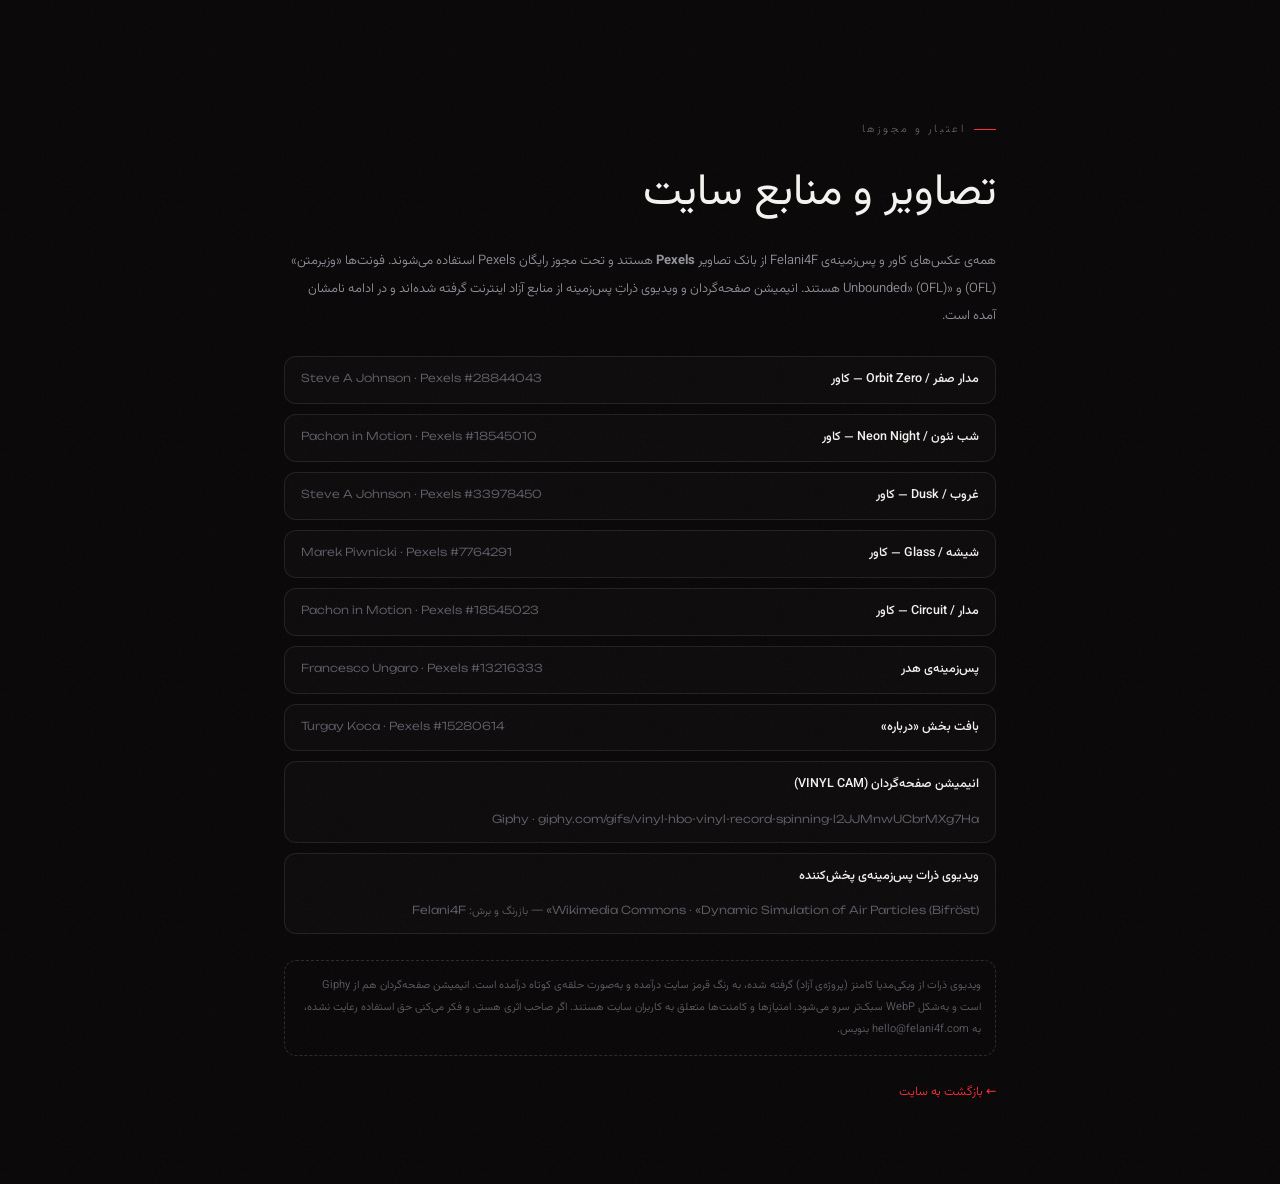
<file: credits.html>
<!DOCTYPE html>
<html lang="fa" dir="rtl">
<head>
<meta charset="utf-8">
<meta name="viewport" content="width=device-width, initial-scale=1">
<title>اعتبار تصاویر | Felani4F</title>
<meta name="description" content="منابع و مجوز تصاویر استفاده‌شده در سایت Felani4F.">
<meta name="robots" content="index, follow">
<link rel="canonical" href="https://felani4f.github.io/credits.html">
<link rel="icon" href="assets/img/icon-192.png" type="image/png">
<link rel="stylesheet" href="assets/css/style.css">
<style>
  .cr{max-width:820px;margin:0 auto;padding:120px var(--pad) 80px;display:grid;gap:26px}
  .cr h1{font-size:clamp(26px,4vw,44px);font-weight:400;line-height:1.3}
  .cr p{color:var(--mut);font-size:13px;line-height:2.1}
  .cr ul{display:grid;gap:10px;list-style:none;padding:0}
  .cr li{border:1px solid var(--line);border-radius:12px;padding:12px 16px;display:flex;justify-content:space-between;gap:14px;flex-wrap:wrap;background:rgba(255,255,255,.02)}
  .cr li b{font-weight:500;font-size:12.5px}
  .cr li span{font-size:11px;color:var(--dim);font-family:var(--en)}
  .cr a.back{color:var(--acc);font-size:12.5px}
  .cr .note{font-size:11px;color:var(--dim);border:1px dashed var(--line2);border-radius:12px;padding:14px;line-height:2}
</style>
</head>
<body>
<div class="cr">
  <span class="kicker">اعتبار و مجوزها</span>
  <h1>تصاویر و منابع سایت</h1>
  <p>همه‌ی عکس‌های کاور و پس‌زمینه‌ی Felani4F از بانک تصاویر <b>Pexels</b> هستند و تحت مجوز رایگان Pexels استفاده می‌شوند. فونت‌ها «وزیرمتن» (OFL) و «Unbounded» (OFL) هستند. انیمیشن صفحه‌گردان و ویدیوی ذراتِ پس‌زمینه از منابع آزاد اینترنت گرفته شده‌اند و در ادامه نامشان آمده است.</p>
  <ul>
    <li><b>مدار صفر / Orbit Zero — کاور</b><span>Steve A Johnson · Pexels #28844043</span></li>
    <li><b>شب نئون / Neon Night — کاور</b><span>Pachon in Motion · Pexels #18545010</span></li>
    <li><b>غروب / Dusk — کاور</b><span>Steve A Johnson · Pexels #33978450</span></li>
    <li><b>شیشه / Glass — کاور</b><span>Marek Piwnicki · Pexels #7764291</span></li>
    <li><b>مدار / Circuit — کاور</b><span>Pachon in Motion · Pexels #18545023</span></li>
    <li><b>پس‌زمینه‌ی هدر</b><span>Francesco Ungaro · Pexels #13216333</span></li>
    <li><b>بافت بخش «درباره»</b><span>Turgay Koca · Pexels #15280614</span></li>
    <li><b>انیمیشن صفحه‌گردان (VINYL CAM)</b><span>Giphy · giphy.com/gifs/vinyl-hbo-vinyl-record-spinning-l2JJMnwUCbrMXg7Ha</span></li>
    <li><b>ویدیوی ذرات پس‌زمینه‌ی پخش‌کننده</b><span>Wikimedia Commons · «Dynamic Simulation of Air Particles (Bifröst)» — بازرنگ و برش: Felani4F</span></li>
  </ul>
  <div class="note">ویدیوی ذرات از ویکی‌مدیا کامنز (پروژه‌ی آزاد) گرفته شده، به رنگ قرمز سایت درآمده و به‌صورت حلقه‌ی کوتاه درآمده است. انیمیشن صفحه‌گردان هم از Giphy است و به‌شکل WebP سبک‌تر سرو می‌شود. امتیازها و کامنت‌ها متعلق به کاربران سایت هستند. اگر صاحب اثری هستی و فکر می‌کنی حق استفاده رعایت نشده، به hello@felani4f.com بنویس.</div>
  <a class="back" href="./">← بازگشت به سایت</a>
</div>
</body>
</html>
</file>
<file: assets/css/style.css>
/* ==========================================================
   4F — independent audio label
   design system / 2026
   ========================================================== */
@font-face{
  font-family:'Vazirmatn';
  src:url('../fonts/vazirmatn-sub.woff2') format('woff2-variations');
  font-weight:100 900; font-style:normal; font-display:swap;
  unicode-range:U+0600-06FF,U+0750-077F,U+08A0-08FF,U+FB50-FDFF,U+FE70-FEFF;
}
@font-face{
  font-family:'Vazirmatn';
  src:url('../fonts/vazirmatn-sub.woff2') format('woff2-variations');
  font-weight:100 900; font-style:normal; font-display:swap;
  unicode-range:U+0000-00FF,U+200C-200F,U+2010-2027;
}
@font-face{
  font-family:'Unbounded';
  src:url('../fonts/unbounded-sub.woff2') format('woff2-variations');
  font-weight:200 900; font-style:normal; font-display:swap;
}

:root{
  --bg:#080607;
  --bg2:#0c0809;
  --panel:#120b0d;
  --panel2:#191012;
  --ink:#f4f4f0;
  --mut:#93939d;
  --dim:#606069;
  --line:rgba(255,255,255,.085);
  --line2:rgba(255,255,255,.14);
  --acc:#ff2b3a;
  --acc2:#ff7a45;
  --acc3:#ff9d7a;
  --r:20px;
  --r2:14px;
  --ease:cubic-bezier(.22,.61,.36,1);
  --ease2:cubic-bezier(.77,0,.18,1);
  --fa:'Vazirmatn',system-ui,sans-serif;
  --en:'Unbounded','Vazirmatn',sans-serif;
  --pad:clamp(18px,4.2vw,64px);
  --max:1420px;
}
*{box-sizing:border-box;margin:0;padding:0}
svg{width:1em;height:1em;flex:none}
[hidden]{display:none!important}
html{scroll-behavior:smooth}
html.lock{overflow:hidden}
body{
  background:var(--bg); color:var(--ink); font-family:var(--fa);
  font-weight:300; line-height:1.75; overflow-x:hidden;
  -webkit-font-smoothing:antialiased; text-rendering:optimizeLegibility;
}
body::after{ /* film grain */
  content:""; position:fixed; inset:-50%; z-index:90; pointer-events:none; opacity:.05;
  background-image:url("data:image/svg+xml,%3Csvg xmlns='http://www.w3.org/2000/svg' width='240' height='240'%3E%3Cfilter id='n'%3E%3CfeTurbulence type='fractalNoise' baseFrequency='.82' numOctaves='3' stitchTiles='stitch'/%3E%3C/filter%3E%3Crect width='240' height='240' filter='url(%23n)' opacity='.9'/%3E%3C/svg%3E");
  animation:grain 1.1s steps(2) infinite;
}
@keyframes grain{0%,100%{transform:translate(0,0)}25%{transform:translate(-3%,2%)}50%{transform:translate(2%,-3%)}75%{transform:translate(-2%,-2%)}}
::selection{background:var(--acc); color:#08090a}
a{color:inherit;text-decoration:none}
button{font:inherit;color:inherit;background:none;border:0;cursor:pointer}
img{display:block;max-width:100%}
h1,h2,h3,h4{font-weight:500;line-height:1.25;letter-spacing:-.01em}
.en{font-family:var(--en);direction:ltr;unicode-bidi:isolate;letter-spacing:.01em}
.mono{font-family:var(--en);font-variant-numeric:tabular-nums;direction:ltr;unicode-bidi:isolate}
.wrap{width:100%;max-width:var(--max);margin-inline:auto;padding-inline:var(--pad)}
.hair{height:1px;background:var(--line);width:100%}
.muted{color:var(--mut)}
.sr{position:absolute;width:1px;height:1px;overflow:hidden;clip:rect(0 0 0 0);white-space:nowrap}

/* ---------- scrollbar ---------- */
::-webkit-scrollbar{width:10px;height:10px}
::-webkit-scrollbar-track{background:#0a0a0c}
::-webkit-scrollbar-thumb{background:#26262c;border-radius:20px;border:2px solid #0a0a0c}
::-webkit-scrollbar-thumb:hover{background:#3a3a42}

/* ---------- preloader ---------- */
#preload{
  position:fixed; inset:0; z-index:200; background:#070708;
  display:grid; place-items:center; transition:transform 1s var(--ease2) .15s, opacity .5s;
}
#preload.done{transform:translateY(-101%)}
#preload .pl-in{display:grid; gap:22px; justify-items:center; text-align:center}
#preload .pl-logo{font-family:var(--en);font-weight:800;font-size:clamp(64px,15vw,180px);line-height:1;letter-spacing:-.04em;display:flex;gap:.02em}
#preload .pl-logo span:first-child{color:rgba(255,255,255,.9)}
#preload .pl-logo .pl-4{color:var(--acc)}

#preload .pl-bar{width:min(340px,60vw);height:2px;background:rgba(255,255,255,.12);overflow:hidden;border-radius:4px}
#preload .pl-bar i{display:block;height:100%;width:0;background:var(--acc);transition:width .3s linear}
#preload .pl-num{font-family:var(--en);font-size:12px;color:var(--mut);letter-spacing:.25em}
#preload .pl-cap{font-size:11px;color:var(--dim);letter-spacing:.18em}

/* ---------- cursor ---------- */
.cursor{
  position:fixed; top:0;left:0; z-index:150; width:34px;height:34px;border-radius:50%;
  border:1px solid rgba(255,255,255,.55); pointer-events:none;
  transform:translate(-50%,-50%); transition:width .25s var(--ease),height .25s var(--ease),background .25s,border-color .25s,opacity .3s;
  mix-blend-mode:difference; display:grid;place-items:center; font-size:9px; color:#000;
  opacity:0;
}
.cursor.on{opacity:1}
.cursor.big{width:74px;height:74px;background:rgba(255,255,255,.92);border-color:transparent}
.cursor.big::after{content:attr(data-label);font-family:var(--fa);font-size:10px;color:#0a0a0a;white-space:nowrap}
.cursor .dot{width:3px;height:3px;background:#fff;border-radius:50%;transition:opacity .2s}
.cursor.big .dot{opacity:0}
@media (hover:none),(max-width:820px){.cursor{display:none}}

/* ---------- progress ---------- */
.scrollbar{position:fixed;top:0;right:0;left:0;height:2px;z-index:120;background:transparent}
.scrollbar i{display:block;height:100%;width:0;background:linear-gradient(90deg,var(--acc),var(--acc3));box-shadow:0 0 18px rgba(255,43,58,.5)}

/* ---------- header ---------- */
.head{
  position:fixed; inset:0 0 auto 0; z-index:100; padding:18px var(--pad);
  display:flex; align-items:center; gap:26px;
  transition:background .4s,backdrop-filter .4s,border-color .4s,padding .4s;
  border-bottom:1px solid transparent;
}
.head.scrolled{
  background:rgba(7,7,8,.72); backdrop-filter:blur(18px) saturate(140%);
  border-bottom-color:var(--line); padding-top:12px; padding-bottom:12px;
}
.brand{display:flex;align-items:center;gap:11px;flex:none}
.brand svg{width:34px;height:34px;flex:none}
.brand .bt{display:grid;line-height:1.05}
.brand .b1{font-family:var(--en);font-weight:800;font-size:17.5px;letter-spacing:-.02em}
.brand .b1-accent{color:var(--acc)}
.brand .b2{font-size:9px;color:var(--dim);letter-spacing:.22em;margin-top:4px}
.nav{display:flex;gap:4px;margin-inline-start:auto;align-items:center}
.nav a{
  position:relative; padding:9px 14px; font-size:13.5px; color:var(--mut); border-radius:99px;
  transition:color .25s,background .25s;
}
.nav a:hover{color:var(--ink);background:rgba(255,255,255,.05)}
.nav a.active{color:var(--ink)}
.nav a.active::after{
  content:""; position:absolute; left:50%; bottom:3px; width:4px;height:4px;border-radius:50%;
  background:var(--acc); transform:translateX(-50%);
}
.head-actions{display:flex;align-items:center;gap:8px;margin-inline-start:8px}
.icon-btn{
  width:40px;height:40px;border-radius:50%; display:grid;place-items:center;
  border:1px solid var(--line); color:var(--ink); transition:.25s var(--ease); background:rgba(255,255,255,.02);
}
.icon-btn:hover{background:rgba(255,255,255,.08);border-color:var(--line2);transform:translateY(-1px)}
.icon-btn svg{width:17px;height:17px}
.btn{
  display:inline-flex;align-items:center;gap:9px;border-radius:99px;padding:12px 22px;
  font-size:13.5px;font-weight:500;transition:.3s var(--ease);white-space:nowrap;border:1px solid transparent;
}
.btn svg{width:16px;height:16px;flex:none}
.btn-acc{background:var(--acc);color:#0a0b08;box-shadow:0 6px 30px -12px rgba(255,43,58,.6)}
.btn-acc:hover{transform:translateY(-2px);box-shadow:0 12px 40px -12px rgba(255,43,58,.75);background:#ff5561}
.btn-ghost{border-color:var(--line2);color:var(--ink);background:rgba(255,255,255,.02)}
.btn-ghost:hover{background:rgba(255,255,255,.07);transform:translateY(-2px)}
.btn-sm{padding:9px 16px;font-size:12.5px}
.burger{display:none}
@media (max-width:1080px){
  .nav{display:none}
  .head-actions{margin-inline-start:auto}
}
@media (max-width:620px){
  .head-actions .btn{display:none}
  .burger{display:grid}
}

/* mobile menu */
.sheet{
  position:fixed; inset:0; z-index:99; background:rgba(7,7,8,.96); backdrop-filter:blur(20px);
  display:grid; align-content:center; gap:6px; padding:0 10vw;
  transform:translateY(-100%); transition:transform .7s var(--ease2);
}
.sheet.open{transform:none}
.sheet a{font-size:clamp(28px,7vw,46px);font-weight:400;color:var(--mut);transition:color .3s,transform .3s;padding:6px 0}
.sheet a:hover{color:var(--acc);transform:translateX(-10px)}
.sheet .sm-foot{margin-top:34px;display:flex;gap:18px;color:var(--dim);font-size:12px;flex-wrap:wrap}

/* ---------- hero ---------- */
.hero{position:relative; min-height:100svh; display:flex; align-items:flex-end; padding-top:120px; padding-bottom:40px; overflow:hidden}
.hero-bg{
  position:absolute; inset:0; z-index:0; pointer-events:none; background:#0a0607 url('../img/hero-bg.jpg') center/cover no-repeat;
  filter:saturate(1.18) contrast(1.08) brightness(1.28) sepia(.12) hue-rotate(-6deg); transform:scale(1.04);
}
.hero-bg-grad{
  position:absolute; inset:0; z-index:1; pointer-events:none;
  background:
    linear-gradient(180deg, rgba(8,6,7,.46) 0%, rgba(8,6,7,.06) 40%, rgba(8,6,7,.72) 82%, var(--bg) 100%),
    linear-gradient(270deg, rgba(8,6,7,.88) 0%, rgba(8,6,7,.30) 44%, rgba(8,6,7,.04) 66%),
    radial-gradient(900px 620px at 10% 12%, rgba(255,43,58,.20), transparent 60%);
}
.hero-in, .scroll-hint{position:relative;z-index:2}
.grid-bg{
  position:absolute; inset:0; pointer-events:none; opacity:.5;
  background-image:linear-gradient(var(--line) 1px,transparent 1px),linear-gradient(90deg,var(--line) 1px,transparent 1px);
  background-size:88px 88px;
  -webkit-mask-image:radial-gradient(ellipse 80% 70% at 50% 40%,#000 20%,transparent 78%);
  mask-image:radial-gradient(ellipse 80% 70% at 50% 40%,#000 20%,transparent 78%);
}
.hero-in{position:relative; z-index:2; width:100%; display:grid; grid-template-columns:1.05fr .95fr; gap:40px; align-items:center}
.hero-l{display:grid;gap:26px;max-width:640px}
.eyebrow{
  display:inline-flex;align-items:center;gap:10px;font-size:11.5px;letter-spacing:.16em;color:var(--mut);
  border:1px solid var(--line); border-radius:99px; padding:7px 15px 7px 11px; width:max-content; background:rgba(255,255,255,.02);
}
.eyebrow b{font-weight:500;color:var(--ink)}
.pulse{width:6px;height:6px;border-radius:50%;background:var(--acc);box-shadow:0 0 0 0 rgba(255,43,58,.7);animation:pulse 2.2s infinite}
@keyframes pulse{0%{box-shadow:0 0 0 0 rgba(255,43,58,.55)}70%{box-shadow:0 0 0 12px rgba(255,43,58,0)}100%{box-shadow:0 0 0 0 rgba(255,43,58,0)}}
.hero h1{font-size:clamp(38px,5.4vw,78px); line-height:1.12; font-weight:400; letter-spacing:-.02em}
.hero h1 .l1{display:block}
.hero h1 em{
  font-style:normal;color:transparent;-webkit-text-stroke:1.5px rgba(255,255,255,.62);
  transition:color .4s,-webkit-text-stroke-color .4s;
}
.hero h1 em:hover{color:var(--acc);-webkit-text-stroke-color:var(--acc)}
.hero h1 .grad{
  background:linear-gradient(100deg,var(--acc) 10%,var(--acc3) 52%,var(--acc2) 95%);
  -webkit-background-clip:text;background-clip:text;color:transparent;
}
.hero p.lead{font-size:clamp(14px,1.35vw,16.5px);color:var(--mut);max-width:46ch;line-height:2}
.hero-cta{display:flex;gap:12px;flex-wrap:wrap;align-items:center}
.play-cta{display:inline-flex;align-items:center;gap:12px}
.play-cta .pc{width:46px;height:46px;border-radius:50%;background:var(--acc);color:#0a0b08;display:grid;place-items:center;transition:.35s var(--ease)}
.play-cta:hover .pc{transform:scale(1.08);box-shadow:0 0 0 8px rgba(255,43,58,.12)}
.stats{display:flex;gap:clamp(18px,3vw,44px);margin-top:8px;flex-wrap:wrap}
.stat{display:grid;gap:2px}
.stat b{font-family:var(--en);font-size:clamp(20px,2.4vw,30px);font-weight:600;letter-spacing:-.02em;line-height:1.2}
.stat span{font-size:10.5px;color:var(--dim);letter-spacing:.1em}
.stat b i{font-style:normal;color:var(--acc);font-size:.5em;letter-spacing:.06em;margin-inline-start:5px;vertical-align:middle}

/* hero visual */
.hero-r{position:relative;height:min(64vh,590px);min-height:420px}
.hero-covers{position:absolute; inset:0}
.hero-hint{
  position:absolute; left:0; bottom:2%; font-size:9.5px; letter-spacing:.28em; color:rgba(255,255,255,.4);
  writing-mode:vertical-rl; transform:rotate(180deg);
}
.hcover{
  position:absolute; width:clamp(118px,16.5vw,206px); border-radius:16px; overflow:hidden;
  box-shadow:0 30px 70px -20px rgba(0,0,0,.9), 0 0 0 1px rgba(255,255,255,.12);
  transition:transform .6s var(--ease); will-change:transform; background:#111;
}
.hcover img{aspect-ratio:1;object-fit:cover;width:100%}
.hcover .hc-meta{
  position:absolute;inset:auto 0 0 0;padding:26px 11px 9px;display:flex;justify-content:space-between;align-items:end;
  background:linear-gradient(transparent,rgba(0,0,0,.78));font-size:9.5px;
}
.hcover .hc-meta b{font-weight:500;font-size:10.5px}
.hcover .hc-meta span{font-family:var(--en);color:var(--acc);font-size:9px;letter-spacing:.06em;white-space:nowrap}
.hcover.c1{top:6%;inset-inline-start:6%;transform:rotate(-8deg);z-index:3}
.hcover.c2{top:31%;inset-inline-end:4%;transform:rotate(6deg);z-index:4;width:clamp(140px,19vw,244px)}
.hcover.c3{bottom:6%;inset-inline-start:26%;transform:rotate(-3deg);z-index:2;width:clamp(108px,14.5vw,182px)}
.scroll-hint{
  position:absolute;bottom:26px;left:var(--pad);display:flex;align-items:center;gap:10px;color:var(--dim);
  font-size:10.5px;letter-spacing:.2em;z-index:3;
}
.scroll-hint .ln{width:46px;height:1px;background:linear-gradient(90deg,var(--dim),transparent);position:relative;overflow:hidden}
.scroll-hint .ln::after{content:"";position:absolute;inset:0;background:var(--acc);animation:slide 2.4s infinite}
@keyframes slide{0%{transform:translateX(-100%)}60%,100%{transform:translateX(100%)}}

@media (max-width:980px){
  .hero{min-height:auto;padding-top:132px}
  .hero-in{grid-template-columns:1fr;gap:54px}
  .hero-r{height:400px;min-height:0;order:-1;margin-top:0}
  .hcover.c1{width:88px;left:0;top:2%}
  .hcover.c2{width:106px;right:2%;top:30%}
  .hcover.c3{width:78px;left:16%;bottom:4%}
  .scroll-hint{display:none}
  .hero-l{gap:20px}
}

/* ---------- ticker ---------- */
.ticker{border-block:1px solid var(--line);overflow:hidden;background:var(--bg2);position:relative;z-index:2}
.ticker .tk{display:flex;gap:0;width:max-content;animation:marq 34s linear infinite}
.ticker:hover .tk{animation-play-state:paused}
.tk-i{display:flex;align-items:center;gap:22px;padding:15px 22px;font-size:12px;letter-spacing:.06em;color:var(--mut);white-space:nowrap}
.tk-i b{color:var(--ink);font-weight:400}
.tk-i .st{color:var(--acc);font-size:10px}
.tk-i .dt{width:4px;height:4px;border-radius:50%;background:var(--dim)}
@keyframes marq{to{transform:translateX(50%)}}

/* ---------- section shell ---------- */
.sec{position:relative;padding:clamp(64px,9vw,130px) 0}
.sec-head{display:flex;align-items:end;justify-content:space-between;gap:24px;margin-bottom:clamp(30px,4.5vw,56px)}
.sec-head .sh-l{display:grid;gap:12px}
.kicker{display:inline-flex;align-items:center;gap:9px;font-size:11px;letter-spacing:.22em;color:var(--dim)}
.kicker::before{content:"";width:22px;height:1px;background:var(--acc)}
.sec h2{font-size:clamp(26px,3.7vw,52px);font-weight:400;letter-spacing:-.02em;line-height:1.2}
.sec h2 .thin{color:var(--dim)}
.sec-head p{color:var(--mut);font-size:13.5px;max-width:38ch;line-height:2}
.sec-head .sh-r{text-align:left;display:grid;gap:10px;justify-items:start}
@media (max-width:760px){.sec-head{flex-direction:column;align-items:start;gap:18px}.sec-head .sh-r{justify-items:start}}

/* reveal */
.rv{opacity:0;transform:translateY(34px);transition:opacity .9s var(--ease),transform .9s var(--ease);transition-delay:var(--d,0s)}
.rv.in{opacity:1;transform:none}

/* ---------- horizontal works ---------- */
.works{position:relative;background:var(--bg);overflow-x:clip}
.works .pin{position:relative;display:flex;align-items:center;padding-block:86px 104px}
.works .haul{position:relative;z-index:1;display:flex;gap:clamp(14px,2vw,28px);padding-inline:var(--pad);will-change:transform}
.wcard{
  position:relative;flex:0 0 auto; width:clamp(258px,27.5vw,398px); border-radius:var(--r); overflow:hidden;
  background:var(--panel); border:1px solid var(--line); cursor:pointer;
  transition:border-color .4s,transform .5s var(--ease);
}
.wcard:hover{border-color:rgba(255,255,255,.22)}
.wcard .im{position:relative;aspect-ratio:1;overflow:hidden}
.wcard .im img{width:100%;height:100%;object-fit:cover;transition:transform 1.1s var(--ease),filter .6s;filter:saturate(.92)}
.wcard:hover .im img{transform:scale(1.07);filter:saturate(1.1)}
.wcard .im::after{content:"";position:absolute;inset:0;background:linear-gradient(transparent 42%,rgba(0,0,0,.66));opacity:.85}
.wcard .num{position:absolute;top:14px;right:16px;font-family:var(--en);font-size:11px;letter-spacing:.14em;color:rgba(255,255,255,.72);z-index:2}
.wcard .pl{
  position:absolute;left:50%;top:50%;translate:-50% -50%;width:62px;height:62px;border-radius:50%;
  background:rgba(255,255,255,.94);color:#0a0a0a;display:grid;place-items:center;z-index:3;
  opacity:0;scale:.7;transition:.45s var(--ease);backdrop-filter:blur(6px);
}
.wcard:hover .pl{opacity:1;scale:1}
.wcard.playing .pl{opacity:1;scale:1;background:var(--acc)}
.wcard .tag-on{position:absolute;top:14px;left:14px;z-index:2;font-size:9.5px;letter-spacing:.12em;padding:4px 9px;border-radius:99px;background:rgba(0,0,0,.5);border:1px solid rgba(255,255,255,.18);color:#fff;backdrop-filter:blur(6px)}
.wcard .bd{padding:16px 18px 18px;display:grid;gap:6px;position:relative;z-index:2;margin-top:-46px}
.wcard .bd h3{font-size:17.5px;font-weight:500;display:flex;align-items:baseline;gap:8px;flex-wrap:wrap}
.wcard .bd h3 span{font-family:var(--en);font-size:10.5px;color:var(--mut);letter-spacing:.04em;font-weight:400}
.wcard .bd .mt{display:flex;gap:12px;color:var(--dim);font-size:11px;font-family:var(--en);align-items:center}
.wcard .bd .mt em{font-style:normal;font-family:var(--fa);color:var(--mut)}
.wcard .bd .mt i{font-style:normal;width:3px;height:3px;border-radius:50%;background:var(--dim)}
.wcard .bar{position:absolute;inset:auto 0 0 0;height:2px;background:rgba(255,255,255,.08)}
.wcard .bar b{display:block;height:100%;width:0;background:var(--acc);transition:width .3s linear}
.works-foot{display:flex;justify-content:space-between;align-items:center;margin-top:30px;gap:20px;flex-wrap:wrap}
.drag-hint{display:flex;align-items:center;gap:9px;color:var(--dim);font-size:11px;letter-spacing:.08em}
.drag-hint svg{width:20px;height:20px}

@media (max-width:820px){
  .works .pin{padding-block:0 6px}
  .works .haul{overflow-x:auto;scroll-snap-type:x mandatory;padding-bottom:8px;-webkit-overflow-scrolling:touch}
  .wcard{scroll-snap-align:start;width:min(78vw,340px)}
}

/* ---------- library ---------- */
.library{background:linear-gradient(180deg,var(--bg2),var(--bg) 40%)}
.filters{display:flex;gap:8px;flex-wrap:wrap;margin-bottom:26px}
.chip{
  border:1px solid var(--line);border-radius:99px;padding:8px 16px;font-size:12px;color:var(--mut);
  transition:.3s var(--ease);background:rgba(255,255,255,.02);
}
.chip:hover{color:var(--ink);border-color:var(--line2)}
.chip.on{background:var(--ink);color:#0a0a0a;border-color:var(--ink);font-weight:500}
.tracks{border-top:1px solid var(--line)}
.tr{
  display:grid;grid-template-columns:34px 56px minmax(170px,1.5fr) minmax(150px,1.1fr) 74px 132px;
  align-items:center;gap:18px;padding:14px 12px;border-bottom:1px solid var(--line);
  position:relative;cursor:pointer;transition:background .35s;
}
.tr::before{
  content:"";position:absolute;inset:0;background:linear-gradient(90deg,transparent,color-mix(in srgb,var(--c) 8%,transparent),transparent);
  opacity:0;transition:opacity .4s;pointer-events:none;
}
.tr:hover::before{opacity:1}
.tr:hover{background:rgba(255,255,255,.022)}
.tr.playing{background:color-mix(in srgb,var(--c) 6%,transparent)}
.tr.playing .t-name b{color:var(--c)}
.tr .ix{font-family:var(--en);font-size:11px;color:var(--dim);text-align:center;position:relative}
.tr .ix svg{width:13px;height:13px;margin-inline:auto;opacity:0;transition:.2s}
.tr:hover .ix span{opacity:0}
.tr:hover .ix svg{opacity:1}
.tr .ix span{transition:.2s;display:block}
.tr .ix .eq{display:none;align-items:flex-end;gap:2px;height:13px;justify-content:center}
.tr.playing .ix .eq{display:flex}
.tr.playing .ix span{display:none}
.eq i{width:2px;background:var(--c);animation:eq .9s ease-in-out infinite}
.eq i:nth-child(1){height:6px;animation-delay:-.2s}
.eq i:nth-child(2){height:12px;animation-delay:-.5s}
.eq i:nth-child(3){height:8px;animation-delay:-.8s}
@keyframes eq{0%,100%{transform:scaleY(.4)}50%{transform:scaleY(1)}}
.tr .th{position:relative;width:56px;height:56px;border-radius:10px;overflow:hidden;border:1px solid var(--line)}
.tr .th img{width:100%;height:100%;object-fit:cover}
.tr .th .pp{position:absolute;inset:0;display:grid;place-items:center;background:rgba(0,0,0,.45);opacity:0;transition:.25s}
.tr:hover .th .pp{opacity:1}
.tr .th .pp svg{width:18px;height:18px}
.tr .t-name{display:grid;gap:3px;min-width:0}
.tr .t-name b{font-weight:500;font-size:15px;display:flex;align-items:center;gap:8px;transition:color .3s}
.tr .t-name b .fa-lat{font-family:var(--en);font-size:10px;color:var(--dim);font-weight:400;letter-spacing:.02em}
.tr .t-name small{font-size:11px;color:var(--dim);display:flex;gap:6px;align-items:center;flex-wrap:wrap}
.tr .t-name small i{width:2px;height:2px;border-radius:50%;background:var(--dim);font-style:normal}
.tr .wave{height:34px;width:100%;min-width:90px;cursor:pointer}
.tr .dur{font-family:var(--en);font-size:12px;color:var(--mut);text-align:center;letter-spacing:.02em}
.tr .acts{display:flex;gap:4px;justify-content:flex-end;opacity:.55;transition:.3s}
.tr:hover .acts,.tr.playing .acts{opacity:1}
.mini{
  width:34px;height:34px;border-radius:50%;display:grid;place-items:center;color:var(--mut);
  transition:.25s var(--ease);position:relative;
}
.mini:hover{background:rgba(255,255,255,.08);color:var(--ink);transform:translateY(-1px)}
.mini svg{width:15px;height:15px}
.mini.liked{color:var(--acc)}
.mini .cnt{position:absolute;bottom:-5px;left:50%;transform:translateX(-50%);font-size:8.5px;font-family:var(--en);color:var(--dim)}
.mini.liked .cnt{color:var(--acc)}
.tr-empty{padding:50px 0;text-align:center;color:var(--dim);font-size:13px}
@media (max-width:1040px){
  .tr{grid-template-columns:28px 52px minmax(150px,1.4fr) 1fr 60px 112px;gap:12px}
  .tr .th{width:52px;height:52px}
}
@media (max-width:860px){
  .tr{grid-template-columns:26px 50px 1fr auto;gap:10px;padding:12px 6px}
  .tr .wave{display:none}
  .tr .dur{display:none}
  .tr .acts{gap:0}
  .tr .acts .mini.cm{display:none}
  .tr .ix span{display:none}
  .tr .ix svg{opacity:.6}
  .tr .th{width:50px;height:50px}
}
@media (max-width:520px){
  .tr{grid-template-columns:46px 1fr auto}
  .tr .ix{display:none}
  .tr .th{width:46px;height:46px}
  .tr .acts .mini.dl{border:1px solid var(--line)}
  .tr .t-name b{font-size:14px}
}

/* ---------- pack ---------- */
.pack{position:relative;overflow:hidden}
.pack-in{
  position:relative;border-radius:calc(var(--r) + 8px);border:1px solid var(--line);
  background:
    radial-gradient(700px 300px at 85% 0%,rgba(255,43,58,.13),transparent 60%),
    radial-gradient(500px 300px at 10% 100%,rgba(255,122,69,.12),transparent 65%),
    var(--panel);
  padding:clamp(26px,5vw,64px); display:grid;grid-template-columns:1.1fr .9fr;gap:40px;align-items:center;
  overflow:hidden;
}
.pack-in::before{
  content:"";position:absolute;inset:0;opacity:.35;pointer-events:none;
  background-image:linear-gradient(var(--line) 1px,transparent 1px),linear-gradient(90deg,var(--line) 1px,transparent 1px);
  background-size:56px 56px;
  -webkit-mask-image:radial-gradient(circle at 80% 20%,#000,transparent 70%);
  mask-image:radial-gradient(circle at 80% 20%,#000,transparent 70%);
}
.pack-l{position:relative;z-index:2;display:grid;gap:22px}
.pack h2{font-size:clamp(26px,3.6vw,46px);font-weight:400;line-height:1.25}
.pack h2 b{font-weight:600;color:var(--acc)}
.pack-l p{color:var(--mut);font-size:13.5px;max-width:44ch;line-height:2}
.pack-acts{display:flex;gap:10px;flex-wrap:wrap}
.pack-list{position:relative;z-index:2;display:grid;gap:0;border:1px solid var(--line);border-radius:var(--r2);overflow:hidden;background:rgba(0,0,0,.3);backdrop-filter:blur(8px)}
.pack-list .pl-row{display:flex;align-items:center;gap:12px;padding:11px 15px;border-bottom:1px solid var(--line);font-size:12px}
.pack-list .pl-row:last-child{border:0}
.pack-list .pl-row img{width:30px;height:30px;border-radius:6px;object-fit:cover}
.pack-list .pl-row .pn{flex:1;min-width:0;display:grid;gap:0}
.pack-list .pl-row .pn b{font-weight:400;font-size:12.5px;white-space:nowrap;overflow:hidden;text-overflow:ellipsis}
.pack-list .pl-row .pn small{color:var(--dim);font-size:9.5px;font-family:var(--en)}
.pack-list .pl-row .pd{font-family:var(--en);font-size:10px;color:var(--dim)}
.pack-foot{display:flex;justify-content:space-between;padding:12px 15px;font-size:10.5px;color:var(--dim);border-top:1px solid var(--line);background:rgba(255,255,255,.02)}
.pack-foot b{color:var(--ink);font-weight:500}
@media (max-width:900px){.pack-in{grid-template-columns:1fr;gap:28px}}

/* ---------- about ---------- */
.about{background:var(--bg2);border-block:1px solid var(--line);overflow:hidden}
.about-in{display:grid;grid-template-columns:.9fr 1.1fr;gap:clamp(30px,6vw,90px);align-items:start}
.about-l{display:grid;gap:24px;position:sticky;top:110px}
.about h2{font-size:clamp(28px,4.2vw,56px);line-height:1.2;font-weight:400}
.about h2 .out{color:transparent;-webkit-text-stroke:1.2px rgba(255,255,255,.5)}
.about p{color:var(--mut);font-size:13.8px;line-height:2.1}
.about-r{display:grid;gap:clamp(24px,4vw,46px)}
.principle{display:grid;grid-template-columns:44px 1fr;gap:18px;padding-top:20px;border-top:1px solid var(--line)}
.principle:first-child{padding-top:0;border-top:0}
.principle .pn{font-family:var(--en);font-size:11px;color:var(--acc);letter-spacing:.1em;padding-top:4px}
.principle h3{font-size:17px;margin-bottom:7px;font-weight:500}
.principle p{font-size:12.8px;line-height:2;margin:0}
.big-marquee{
  margin-top:clamp(50px,7vw,90px);display:flex;gap:40px;width:max-content;
  animation:marq 46s linear infinite;border-block:1px solid var(--line);padding:18px 0;
  font-family:var(--en);font-size:clamp(28px,5vw,64px);font-weight:700;letter-spacing:-.02em;white-space:nowrap;
}
.big-marquee span{display:flex;align-items:center;gap:40px;color:transparent;-webkit-text-stroke:1px rgba(255,255,255,.22)}
.big-marquee span b{color:var(--acc);-webkit-text-stroke:0;font-weight:700}
.big-marquee i{width:10px;height:10px;border-radius:50%;background:var(--acc2);display:block;flex:none}
@media (max-width:900px){.about-in{grid-template-columns:1fr}.about-l{position:static}}

/* ---------- comments ---------- */
.cm-head{display:flex;justify-content:space-between;align-items:end;gap:20px;flex-wrap:wrap;margin-bottom:34px}
.rating-big{display:flex;align-items:center;gap:14px}
.rating-big .rb-n{font-family:var(--en);font-size:46px;font-weight:600;line-height:1}
.rating-big .rb-s{display:grid;gap:3px}
.stars{display:inline-flex;gap:3px;color:var(--dim)}
.stars svg{width:13px;height:13px}
.stars .f{color:var(--acc)}
.rating-big small{font-size:10.5px;color:var(--dim)}
.cm-wrap{display:grid;grid-template-columns:1.35fr .65fr;gap:clamp(22px,4vw,48px);align-items:start}
.cm-list{display:grid;gap:12px}
.cm-card{
  border:1px solid var(--line);border-radius:var(--r2);padding:18px 20px;background:var(--panel);
  display:grid;gap:10px;transition:border-color .3s,transform .4s var(--ease);
}
.cm-card:hover{border-color:var(--line2);transform:translateY(-2px)}
.cm-top{display:flex;align-items:center;gap:11px}
.av{
  width:34px;height:34px;border-radius:50%;display:grid;place-items:center;font-size:13px;font-weight:500;
  background:color-mix(in srgb,var(--acc) 16%,#141416);color:var(--acc);border:1px solid rgba(255,43,58,.22);flex:none;
}
.cm-top .nm{display:grid;line-height:1.4;flex:1;min-width:0}
.cm-top .nm b{font-weight:500;font-size:12.5px}
.cm-top .nm small{color:var(--dim);font-size:9.5px;display:flex;gap:6px;align-items:center}
.cm-top .nm small .tk{color:var(--mut)}
.cm-body{font-size:12.8px;color:#c8c8cf;line-height:2}
.cm-card .stars{margin-inline-start:auto}
.cm-form{border:1px solid var(--line);border-radius:var(--r2);background:var(--panel);padding:22px;display:grid;gap:14px;position:sticky;top:100px}
.cm-form h3{font-size:15px;font-weight:500;display:flex;align-items:center;gap:8px}
.cm-form h3 svg{width:15px;height:15px;color:var(--acc)}
.field{display:grid;gap:7px}
.field label{font-size:10.5px;color:var(--dim);letter-spacing:.03em}
.input,textarea.input,select.input{
  width:100%;background:#0a0a0c;border:1px solid var(--line);border-radius:11px;color:var(--ink);
  padding:11px 13px;font-family:var(--fa);font-size:12.5px;font-weight:300;transition:border-color .25s,box-shadow .25s;outline:none;
}
.input:focus{border-color:rgba(255,43,58,.5);box-shadow:0 0 0 3px rgba(255,43,58,.08)}
textarea.input{resize:vertical;min-height:88px;line-height:1.9}
select.input{appearance:none;background-image:url("data:image/svg+xml,%3Csvg xmlns='http://www.w3.org/2000/svg' width='10' height='6' fill='none'%3E%3Cpath d='M1 1l4 4 4-4' stroke='%2393939d' stroke-width='1.4'/%3E%3C/svg%3E");background-repeat:no-repeat;background-position:left 13px center}
.star-in{display:flex;gap:5px;direction:ltr}
.star-in button{color:#33333a;transition:transform .2s,color .2s}
.star-in button svg{width:22px;height:22px}
.star-in button:hover{transform:scale(1.15)}
.star-in button.on{color:var(--acc)}
.cm-form .hint{font-size:9.5px;color:var(--dim);line-height:1.9}
@media (max-width:900px){.cm-wrap{grid-template-columns:1fr}.cm-form{position:static}}

/* ---------- footer ---------- */
.foot{position:relative;background:var(--bg);border-top:1px solid var(--line);padding-top:clamp(50px,7vw,90px);overflow:hidden}
.foot-top{display:grid;grid-template-columns:1.2fr .8fr;gap:40px;align-items:start}
.foot h2{font-size:clamp(30px,5.4vw,74px);font-weight:400;line-height:1.15;letter-spacing:-.02em}
.foot h2 a{color:var(--acc);border-bottom:2px solid rgba(255,43,58,.3);transition:border-color .3s}
.foot h2 a:hover{border-color:var(--acc)}
.foot-r{display:grid;grid-template-columns:1fr 1fr;gap:24px}
.fcol{display:grid;gap:9px;align-content:start}
.fcol h4{font-size:10px;letter-spacing:.18em;color:var(--dim);font-weight:400;margin-bottom:4px}
.fcol a,.fcol span{font-size:12.5px;color:var(--mut);transition:color .25s;width:max-content}
.fcol a:hover{color:var(--ink)}
.foot-brand{
  margin-top:clamp(40px,7vw,80px);font-family:var(--en);font-weight:800;line-height:.78;
  font-size:clamp(86px,22vw,320px);letter-spacing:-.015em;text-align:center;
  color:transparent;-webkit-text-stroke:1px rgba(255,255,255,.13);user-select:none;pointer-events:none;
}
.foot-bottom{
  display:flex;justify-content:space-between;align-items:center;gap:18px;flex-wrap:wrap;
  border-top:1px solid var(--line);padding-block:22px;font-size:10.5px;color:var(--dim);
}
.foot-bottom .fb-l{display:flex;gap:18px;align-items:center;flex-wrap:wrap}
.foot-bottom .dotx{width:3px;height:3px;border-radius:50%;background:var(--dim)}
.to-top{display:flex;align-items:center;gap:7px;color:var(--mut);transition:color .25s}
.to-top:hover{color:var(--acc)}
.to-top svg{width:13px;height:13px}
@media (max-width:820px){.foot-top{grid-template-columns:1fr}.foot-r{grid-template-columns:1fr 1fr}}

/* ---------- player dock ---------- */
.dock{
  position:fixed; left:0;right:0;bottom:0; z-index:80; padding:0 var(--pad);
  transform:translateY(calc(100% + 10px)); transition:transform .65s var(--ease2);
  pointer-events:none;
}
.dock.up{transform:none;pointer-events:auto}
.dock-in{
  max-width:var(--max);margin:0 auto 14px;border-radius:16px;border:1px solid rgba(255,255,255,.13);
  background:rgba(14,14,17,.82);backdrop-filter:blur(26px) saturate(150%);
  display:grid;grid-template-columns:auto minmax(0,1fr) auto auto;gap:18px;align-items:center;
  padding:10px 14px 10px 10px; box-shadow:0 24px 70px -20px rgba(0,0,0,.9);
}
.dk-cover{position:relative;width:52px;height:52px;border-radius:10px;overflow:hidden;flex:none;border:1px solid var(--line)}
.dk-cover img{width:100%;height:100%;object-fit:cover}
.dk-cover .din{position:absolute;inset:0;display:none}
.dock.playing .dk-cover .din{display:block}
.mid{display:grid;gap:3px;min-width:0}
.mid-top{display:flex;align-items:center;gap:10px;min-width:0}
.mid-top b{font-weight:500;font-size:13px;white-space:nowrap;overflow:hidden;text-overflow:ellipsis}
.mid-top span{font-family:var(--en);font-size:9.5px;color:var(--dim);white-space:nowrap}
.mid-top .dk-like{margin-inline-start:auto}
.wave-dock{height:26px;width:100%;cursor:pointer}
.dk-time{font-family:var(--en);font-size:9.5px;color:var(--dim);letter-spacing:.02em;display:flex;justify-content:space-between}
.ctrls{display:flex;align-items:center;gap:5px}
.cbtn{width:36px;height:36px;border-radius:50%;display:grid;place-items:center;color:var(--mut);transition:.25s var(--ease)}
.cbtn:hover{color:var(--ink);background:rgba(255,255,255,.07)}
.cbtn svg{width:16px;height:16px}
.cbtn.play{width:44px;height:44px;background:var(--acc);color:#0a0b08}
.cbtn.play:hover{background:#ff5561;transform:scale(1.05)}
.cbtn.play svg{width:17px;height:17px}
.cbtn.on{color:var(--acc)}
.dk-right{display:flex;align-items:center;gap:4px;border-inline-start:1px solid var(--line);padding-inline-start:10px}
.vol{display:flex;align-items:center;gap:6px}
.vol input[type=range]{
  -webkit-appearance:none;width:74px;height:3px;background:rgba(255,255,255,.14);border-radius:3px;outline:none;cursor:pointer;
}
.vol input[type=range]::-webkit-slider-thumb{-webkit-appearance:none;width:10px;height:10px;border-radius:50%;background:var(--ink);cursor:pointer;transition:transform .2s}
.vol input[type=range]:hover::-webkit-slider-thumb{transform:scale(1.2)}
.vol input[type=range]::-moz-range-thumb{width:10px;height:10px;border:0;border-radius:50%;background:var(--ink)}
.dk-close{position:absolute;top:-9px;right:-9px;width:22px;height:22px;border-radius:50%;background:#1b1b20;border:1px solid var(--line2);display:grid;place-items:center;color:var(--mut);opacity:0;transition:.25s}
.dock-in{position:relative}
.dock:hover .dk-close{opacity:1}
.dk-close:hover{color:var(--ink);background:#2a2a31}
.dk-close svg{width:11px;height:11px}
@media (max-width:880px){
  .dock{padding:0 8px}
  .dock-in{grid-template-columns:auto 1fr auto;gap:10px;margin-bottom:8px;padding:8px 10px 8px 8px}
  .dk-right{display:none}
  .dk-cover{width:44px;height:44px}
  .dk-time{display:none}
  .mid-top .dk-like{display:none}
}
@media (max-width:520px){
  .dock-in{grid-template-columns:auto 1fr auto}
  .ctrls .cbtn.prev,.ctrls .cbtn.next{display:none}
}

/* ---------- drawer (track panel) ---------- */
.scrim{
  position:fixed;inset:0;z-index:110;background:rgba(0,0,0,.6);backdrop-filter:blur(6px);
  opacity:0;pointer-events:none;transition:opacity .45s;
}
.scrim.open{opacity:1;pointer-events:auto}
.drawer{
  position:fixed;top:0;bottom:0;left:0;width:min(560px,100%);z-index:111;
  background:#0b0b0e;border-inline-end:1px solid var(--line);overflow-y:auto;overscroll-behavior:contain;
  transform:translateX(-102%);transition:transform .65s var(--ease2);box-shadow:40px 0 100px rgba(0,0,0,.6);
}
.drawer.open{transform:none}
.dr-head{position:relative}
.dr-hero{position:relative;aspect-ratio:1.5;overflow:hidden}
.dr-hero img{width:100%;height:100%;object-fit:cover;transform:scale(1.05)}
.dr-hero::after{content:"";position:absolute;inset:0;background:linear-gradient(transparent 10%,rgba(11,11,14,.5) 55%,#0b0b0e 100%)}
.dr-close{position:absolute;top:16px;left:16px;z-index:3;width:38px;height:38px;border-radius:50%;background:rgba(10,10,12,.65);backdrop-filter:blur(10px);border:1px solid var(--line2);display:grid;place-items:center;transition:.25s}
.dr-close:hover{background:rgba(255,255,255,.12);transform:rotate(90deg)}
.dr-close svg{width:15px;height:15px}
.dr-body{position:relative;z-index:2;margin-top:-64px;padding:0 26px 40px;display:grid;gap:20px}
.dr-tag{display:inline-flex;gap:7px;align-items:center;width:max-content;font-size:9.5px;letter-spacing:.14em;color:var(--acc);border:1px solid rgba(255,43,58,.3);padding:4px 10px;border-radius:99px;background:rgba(255,43,58,.06)}
.dr-title{display:grid;gap:4px}
.dr-title h2{font-size:clamp(26px,5vw,38px);font-weight:500;line-height:1.15}
.dr-title span{font-family:var(--en);font-size:11px;color:var(--mut);letter-spacing:.05em}
.dr-meta{display:flex;gap:22px;flex-wrap:wrap;border-block:1px solid var(--line);padding-block:14px}
.dr-meta .dm{display:grid;gap:2px}
.dr-meta .dm span{font-size:9px;color:var(--dim);letter-spacing:.08em}
.dr-meta .dm b{font-family:var(--en);font-size:12.5px;font-weight:500}
.dr-desc{font-size:12.8px;color:var(--mut);line-height:2.1}
.dr-acts{display:flex;gap:8px;flex-wrap:wrap}
.dr-wave{height:46px;width:100%;cursor:pointer;border-radius:8px;background:rgba(255,255,255,.02)}
.dr-sec{display:grid;gap:14px;margin-top:6px}
.dr-sec-h{display:flex;align-items:center;justify-content:space-between;gap:10px;border-top:1px solid var(--line);padding-top:18px}
.dr-sec-h h3{font-size:14px;font-weight:500;display:flex;align-items:center;gap:8px}
.dr-sec-h h3 svg{width:14px;height:14px;color:var(--acc)}
.dr-sec-h span{font-family:var(--en);font-size:10px;color:var(--dim)}
.dr-cm{display:grid;gap:9px}
.dr-cm .cm-card{padding:14px 15px;background:#101014}
.dr-cm .cm-body{font-size:12px}
.cm-empty{font-size:11.5px;color:var(--dim);border:1px dashed var(--line2);border-radius:12px;padding:20px;text-align:center}
@media (max-width:560px){.dr-body{padding:0 18px 32px;margin-top:-50px}}

/* ---------- admin ---------- */
.modal{
  position:fixed;inset:0;z-index:115;display:grid;place-items:center;padding:20px;
  background:rgba(4,4,5,.72);backdrop-filter:blur(10px);opacity:0;pointer-events:none;transition:opacity .4s;
}
.modal.open{opacity:1;pointer-events:auto}
.modal-in{
  width:min(560px,100%);max-height:88vh;overflow-y:auto;background:#0c0c0f;border:1px solid var(--line2);
  border-radius:var(--r);padding:26px;display:grid;gap:16px;transform:translateY(16px) scale(.98);transition:transform .45s var(--ease);
}
.modal.open .modal-in{transform:none}
.modal-in h3{font-size:17px;display:flex;align-items:center;gap:9px}
.modal-in h3 svg{width:16px;height:16px;color:var(--acc)}
.modal-in p.mn{font-size:11px;color:var(--dim);line-height:1.9}
.modal-in .row2{display:grid;grid-template-columns:1fr 1fr;gap:10px}
.modal-in .m-acts{display:flex;gap:8px;flex-wrap:wrap;padding-top:6px;border-top:1px solid var(--line)}
.modal-in .swatches{display:flex;gap:8px}
.sw{width:30px;height:30px;border-radius:50%;border:2px solid transparent;transition:.2s;position:relative}
.sw.on{border-color:#fff}
.sw:hover{transform:scale(1.08)}
.code{
  background:#08080a;border:1px solid var(--line);border-radius:10px;padding:12px;overflow-x:auto;
  font-family:ui-monospace,SFMono-Regular,Menlo,monospace;font-size:10.5px;color:#b9b9c4;direction:ltr;text-align:left;line-height:1.8;
  max-height:180px;
}
.code b{color:var(--acc);font-weight:500}

/* ---------- toasts ---------- */
.toasts{position:fixed;bottom:96px;left:50%;transform:translateX(-50%);z-index:130;display:grid;gap:8px;width:min(360px,90vw)}
.toast{
  background:rgba(18,18,22,.94);border:1px solid var(--line2);border-radius:12px;padding:11px 15px;
  display:flex;align-items:center;gap:10px;font-size:12px;box-shadow:0 20px 50px -15px #000;
  animation:toastIn .45s var(--ease);backdrop-filter:blur(14px);
}
.toast svg{width:15px;height:15px;color:var(--acc);flex:none}
.toast.out{animation:toastOut .35s forwards}
@keyframes toastIn{from{opacity:0;transform:translateY(14px) scale(.96)}to{opacity:1;transform:none}}
@keyframes toastOut{to{opacity:0;transform:translateY(10px) scale(.97)}}

/* ---------- misc ---------- */
.top-wave{display:none}
.kbd{font-family:var(--en);font-size:9px;border:1px solid var(--line2);border-radius:4px;padding:1px 5px;color:var(--dim)}
@media (prefers-reduced-motion:reduce){
  *,*::before,*::after{animation-duration:.001ms!important;animation-iteration-count:1!important;transition-duration:.001ms!important;scroll-behavior:auto!important}
  .rv{opacity:1;transform:none}
}

/* ==========================================================
   v2 — accounts · admin · red theme components
   ========================================================== */
.fcol-btn{
  font-size:12.5px;color:var(--mut);transition:color .25s;text-align:right;width:max-content;
  background:none;border:0;cursor:pointer;font-family:var(--fa);padding:0;
}
.fcol-btn:hover{color:var(--ink)}

/* user menu */
.user-menu{position:relative}
.user-chip{
  display:flex;align-items:center;gap:8px;border:1px solid var(--line);border-radius:99px;
  padding:5px 6px 5px 12px;transition:.25s var(--ease);background:rgba(255,255,255,.02);color:var(--ink);
}
.user-chip:hover{background:rgba(255,255,255,.07);border-color:var(--line2)}
.user-chip .av{width:28px;height:28px;font-size:11px}
.uc-nm{font-size:12.5px;max-width:110px;overflow:hidden;text-overflow:ellipsis;white-space:nowrap}
.user-pop{
  position:absolute; top:calc(100% + 10px); inset-inline-start:0; width:230px; z-index:120;
  background:rgba(16,10,12,.97); border:1px solid var(--line2); border-radius:14px; padding:8px;
  backdrop-filter:blur(20px); box-shadow:0 26px 60px -18px #000;
  opacity:0; pointer-events:none; transform:translateY(-6px) scale(.98); transition:.25s var(--ease);
}
.user-pop.open{opacity:1;pointer-events:auto;transform:none}
.up-head{display:flex;align-items:center;gap:10px;padding:8px 8px 12px;border-bottom:1px solid var(--line);margin-bottom:6px}
.up-head b{display:block;font-size:13px;font-weight:500}
.up-head small{color:var(--dim);font-size:10px}
.av.lg{width:38px;height:38px;font-size:14px}
.up-item{
  display:flex;align-items:center;gap:9px;width:100%;padding:9px 10px;border-radius:9px;
  font-size:12.5px;color:var(--mut);transition:.2s;text-align:right;
}
.up-item:hover{background:rgba(255,255,255,.06);color:var(--ink)}
.up-item svg{width:14px;height:14px}
.up-item.danger:hover{color:#ff6a6a;background:rgba(255,60,60,.08)}

/* auth modal */
.auth-in{width:min(430px,100%);gap:14px}
.m-close{
  position:absolute;top:14px;left:14px;width:34px;height:34px;border-radius:50%;
  display:grid;place-items:center;color:var(--mut);border:1px solid var(--line);transition:.25s;z-index:3;
}
.m-close:hover{color:var(--ink);background:rgba(255,255,255,.08);transform:rotate(90deg)}
.modal-in{position:relative}
.auth-brand{display:grid;gap:6px;text-align:center;padding-top:8px}
.ab-logo{font-weight:800;font-size:26px;letter-spacing:-.02em}
.ab-logo span{color:var(--acc)}
.auth-brand h3{font-size:17px;font-weight:500}
.auth-brand p{font-size:11px;color:var(--dim);line-height:1.9}
.auth-tabs{display:flex;gap:4px;background:rgba(255,255,255,.04);padding:4px;border-radius:99px;border:1px solid var(--line)}
.auth-tabs button{flex:1;padding:8px;border-radius:99px;font-size:12.5px;color:var(--mut);transition:.25s}
.auth-tabs button.on{background:var(--ink);color:#0a0a0a;font-weight:500}
.auth-err{
  font-size:11.5px;color:#ff8484;background:rgba(255,60,60,.08);border:1px solid rgba(255,60,60,.25);
  padding:9px 12px;border-radius:9px;line-height:1.8;
}

/* comment "login required" */
.cm-side{display:grid;gap:14px}
.cm-required{
  display:grid;gap:12px;justify-items:start;border:1px dashed var(--line2);border-radius:12px;
  padding:16px;background:rgba(255,255,255,.02);
}
.cm-required p{font-size:11.5px;color:var(--mut);line-height:1.9}
.cm-fields{display:grid;gap:14px}
.cm-as{display:flex;align-items:center;gap:9px;font-size:12.5px;color:var(--ink);background:#0a0a0c;border:1px solid var(--line);border-radius:11px;padding:8px 12px}
.cm-as .av{width:24px;height:24px;font-size:10px}
.cm-del{color:var(--dim)}
.cm-del:hover{color:#ff6a6a;background:rgba(255,80,80,.1)}

/* admin panel */
.admin-modal .modal-in{width:min(980px,100%);padding:22px;gap:14px;max-height:92vh}
.admin-head{display:flex;align-items:center;justify-content:space-between;gap:12px}
.admin-head h3{display:flex;align-items:center;gap:9px;font-size:16px}
.admin-head h3 svg{width:17px;height:17px;color:var(--acc)}
.admin-head .m-close{position:static;flex:none}
.admin-tabs{display:flex;gap:4px;flex-wrap:wrap;border-bottom:1px solid var(--line);padding-bottom:10px}
.admin-tabs button{
  display:inline-flex;align-items:center;gap:7px;padding:8px 13px;border-radius:9px;font-size:12px;
  color:var(--mut);border:1px solid transparent;transition:.25s;
}
.admin-tabs button svg{width:14px;height:14px}
.admin-tabs button:hover{background:rgba(255,255,255,.05);color:var(--ink)}
.admin-tabs button.on{background:rgba(255,43,58,.1);border-color:rgba(255,43,58,.3);color:var(--ink)}
.admin-body{min-height:260px}
.atab{display:none}
.atab.on{display:block}
.admin-bar{display:flex;align-items:center;justify-content:space-between;gap:14px;margin-bottom:14px;flex-wrap:wrap}
.admin-bar .mn{font-size:11px;color:var(--dim);line-height:1.9;max-width:62ch}
.adm-tracks{display:grid;gap:8px;max-height:52vh;overflow-y:auto;padding-inline-end:4px}
.adm-tr{
  display:grid;grid-template-columns:46px 1fr auto auto;gap:12px;align-items:center;
  border:1px solid var(--line);border-radius:11px;padding:9px 11px;background:rgba(255,255,255,.02);
}
.adm-tr img{width:46px;height:46px;border-radius:8px;object-fit:cover}
.at-meta{display:grid;gap:2px;min-width:0}
.at-meta b{font-weight:500;font-size:13px;white-space:nowrap;overflow:hidden;text-overflow:ellipsis}
.at-meta b .en{font-size:10px;color:var(--dim);font-weight:400}
.at-meta small{font-size:10px;color:var(--dim)}
.at-nums{display:flex;gap:12px;font-size:10px;color:var(--mut);font-family:var(--fa)}
.at-acts{display:flex;gap:2px}
.adm-hidden{margin-top:10px;font-size:11px;color:var(--dim);display:flex;gap:8px;flex-wrap:wrap;align-items:center}
.badge{font-size:9px;padding:1px 6px;border-radius:99px;border:1px solid var(--line2);color:var(--mut)}
.badge.new{color:var(--acc);border-color:rgba(255,43,58,.4)}
.badge.admin{color:#ffd479;border-color:rgba(255,212,121,.35)}
.badge.ban{color:#ff8484;border-color:rgba(255,90,90,.35)}
.badge.ok{color:#8ce39a;border-color:rgba(140,227,154,.3)}
.adm-table{display:grid;font-size:12px}
.adm-row{
  display:grid;grid-template-columns:1.6fr .7fr .8fr .7fr auto;gap:10px;align-items:center;
  padding:10px 8px;border-bottom:1px solid var(--line);
}
.adm-row.head{font-size:10px;color:var(--dim);border-bottom-color:var(--line2)}
.adm-row .u-cell{display:flex;align-items:center;gap:8px;min-width:0}
.adm-row .u-cell img{border-radius:6px;object-fit:cover}
.adm-row .u-cell .av{width:26px;height:26px;font-size:10px}
.row-acts{display:flex;gap:2px;justify-content:flex-end}
.adm-cm{border:1px solid var(--line);border-radius:10px;padding:10px 12px;margin-bottom:8px;background:rgba(255,255,255,.02)}
.adm-cm-top{display:flex;align-items:center;gap:8px;font-size:11.5px;flex-wrap:wrap}
.adm-cm-top b{font-weight:500}
.adm-cm-top small{color:var(--dim);font-size:10px}
.adm-cm-top .av{width:24px;height:24px;font-size:10px}
.adm-cm p{font-size:11.5px;color:var(--mut);margin-top:6px;line-height:1.9}
.adm-comments{max-height:52vh;overflow-y:auto}
.stat-cards{display:grid;grid-template-columns:repeat(auto-fit,minmax(130px,1fr));gap:10px;margin-bottom:16px}
.sc{border:1px solid var(--line);border-radius:12px;padding:14px;background:rgba(255,255,255,.02);display:grid;gap:4px}
.sc span{font-size:10px;color:var(--dim)}
.sc b{font-size:22px;font-weight:600;font-family:var(--en);letter-spacing:-.02em}
.pub-grid{display:grid;grid-template-columns:1fr 1fr;gap:12px}
.pub-acts{grid-column:1/-1;display:flex;gap:8px;align-items:center;flex-wrap:wrap}
.pub-state{font-size:11px;color:var(--mut)}
@media (max-width:760px){
  .adm-row{grid-template-columns:1.4fr .7fr .8fr auto;font-size:11px}
  .adm-row > span:nth-child(4){display:none}
  .pub-grid{grid-template-columns:1fr}
  .admin-tabs button{font-size:11px;padding:7px 10px}
  .admin-modal .modal-in{padding:16px}
}
@media (max-width:560px){
  .uc-nm{display:none}
  .user-chip{padding:4px}
  .adm-tr{grid-template-columns:42px 1fr auto;gap:8px}
  .at-nums{display:none}
  .adm-row.head{display:none}
  .adm-row{grid-template-columns:1fr auto;gap:6px}
  .adm-row > span:nth-child(2),.adm-row > span:nth-child(3){display:none}
}

/* hero photos mobile */
@media (max-width:980px){
  .hero-r{height:400px}
  .hero-hint{display:none}
}
/* about texture */
.about{position:relative;isolation:isolate}
.about-tex{
  position:absolute;inset:0;z-index:-1;background:url('../img/texture.jpg') center/cover no-repeat;
  opacity:.13;filter:saturate(1.1) contrast(1.05);
  -webkit-mask-image:radial-gradient(ellipse 70% 60% at 20% 30%, #000, transparent 70%);
  mask-image:radial-gradient(ellipse 70% 60% at 20% 30%, #000, transparent 70%);
}
/* red selection & focus */
:focus-visible{outline:2px solid rgba(255,43,58,.65);outline-offset:3px}
.hero h1 em:hover{color:var(--acc);-webkit-text-stroke-color:var(--acc)}
/* mode note + publish separators */
.mode-note{
  display:flex;gap:12px;align-items:flex-start;border:1px solid rgba(255,43,58,.28);background:rgba(255,43,58,.05);
  border-radius:14px;padding:14px 16px;margin-bottom:22px;
}
.mode-note svg{width:17px;height:17px;color:var(--acc);flex:none;margin-top:2px}
.mode-note b{display:block;font-size:12.5px;margin-bottom:3px}
.mode-note span{font-size:11.5px;color:var(--mut);line-height:1.9}
.pub-sep{height:1px;background:var(--line);margin:18px 0}

/* ==========================================================
   v3 — real mobile player (mini bar → full sheet)
   ========================================================== */
.dk-line{
  display:none; position:absolute; top:0; left:0; height:2px; width:100%; border-radius:2px 2px 0 0;
  background:linear-gradient(90deg,var(--acc),var(--acc2));
  transform:scaleX(var(--p,0)); transform-origin:left; transition:transform .25s linear;
  pointer-events:none;
}
.np{
  position:fixed; inset:0; z-index:130; display:flex; align-items:flex-end; justify-content:center;
  opacity:0; visibility:hidden; pointer-events:none;
  transition:opacity .32s var(--ease), visibility .32s;
}
.np.open{opacity:1;visibility:visible;pointer-events:auto}
.np-bg{
  position:absolute; inset:-15%; z-index:0; pointer-events:none; background-size:cover; background-position:center;
  filter:blur(46px) saturate(150%) brightness(.42); transform:scale(1.1);
  opacity:.9; transition:background-image .4s;
}
.np-video{
  position:absolute; inset:0; z-index:1; width:100%; height:100%; object-fit:cover;
  opacity:.5; mix-blend-mode:screen; pointer-events:none; filter:saturate(1.25) contrast(1.05);
}
.np-shade{
  position:absolute; inset:0; z-index:2; pointer-events:none;
  background:radial-gradient(120% 70% at 50% 0%,rgba(255,43,58,.12),transparent 60%),
             linear-gradient(180deg,rgba(8,6,7,.25) 0%,rgba(8,6,7,.62) 55%,#080607 100%);
}
.np-panel{
  position:relative; z-index:2; width:100%; max-width:520px; height:100dvh; max-height:100dvh;
  display:flex; flex-direction:column; overflow:hidden; isolation:isolate;
  background:linear-gradient(180deg,rgba(9,6,7,.46) 0%,rgba(9,6,7,.8) 38%,rgba(8,6,7,.96) 72%,#080607 100%);
  backdrop-filter:blur(14px) saturate(120%);
  -webkit-backdrop-filter:blur(14px) saturate(120%);
  padding-bottom:env(safe-area-inset-bottom);
  transform:translateY(101%); transition:transform .46s var(--ease2); will-change:transform;
  touch-action:pan-y;
}
.np.open .np-panel{transform:none}
.np.dragging .np-panel{transition:none; transform:translateY(var(--dy,0px))}
.np-head{
  position:relative; z-index:4; display:flex; flex-direction:row-reverse; align-items:center; justify-content:space-between; gap:10px;
  padding:8px 14px 2px; flex:none; touch-action:none; cursor:grab;
}
.np-head:active{cursor:grabbing}
.np-grab{width:100%; max-width:120px; height:22px; display:grid; place-items:center; background:none; border:0}
.np-grab span{width:44px; height:4px; border-radius:4px; background:rgba(255,255,255,.26)}
.np-head .np-grab{position:absolute; left:50%; transform:translateX(-50%); top:6px}
.np-where{
  display:flex; align-items:center; gap:7px; font-size:10px; letter-spacing:.16em;
  color:var(--mut); text-transform:uppercase; font-family:var(--en);
}
.np-where svg{width:13px;height:13px;color:var(--acc)}
.np-x{
  width:40px;height:40px;border-radius:50%;display:grid;place-items:center;color:var(--ink);
  background:rgba(255,255,255,.07);border:1px solid var(--line);
}
.np-x svg{width:15px;height:15px}
.np-scroll{
  position:relative; z-index:3; flex:1; min-height:0; overflow-y:auto; overscroll-behavior:contain; -webkit-overflow-scrolling:touch;
  padding:10px clamp(18px,5vw,30px) 22px; display:flex; flex-direction:column; gap:14px;
}
.np-stage{position:relative; width:min(76vw,330px); margin:0 auto; padding-top:2px}
.np-art{
  position:relative; width:100%; aspect-ratio:1; border-radius:22px; overflow:hidden;
  box-shadow:0 30px 70px -24px rgba(0,0,0,.95), 0 0 0 1px rgba(255,255,255,.07);
  touch-action:none; transition:transform .35s var(--ease);
}
.np-art::after{
  content:""; position:absolute; inset:0; border-radius:inherit; pointer-events:none;
  background:linear-gradient(160deg,rgba(255,255,255,.12),transparent 42%);
  mix-blend-mode:screen;
}
.np-art img{width:100%;height:100%;object-fit:cover;display:block}
.np-vinyl{
  position:relative; display:block; flex:none; width:100%; margin:4px 0 2px; border-radius:14px; overflow:hidden;
  border:1px solid var(--line); background:#0b0708; aspect-ratio:16/7;
  box-shadow:0 18px 40px -24px #000;
}
.np-vinyl picture{display:block;width:100%;height:100%}
.np-vinyl img{
  width:100%;height:100%;object-fit:cover;display:block;
  filter:brightness(1.45) contrast(1.05) saturate(.88);
}
.np-vinyl::after{
  content:""; position:absolute; inset:0; pointer-events:none;
  background:linear-gradient(180deg,rgba(8,6,7,.05) 40%,rgba(8,6,7,.72)),
             radial-gradient(70% 120% at 80% 20%,rgba(255,43,58,.18),transparent 60%);
}
.np-vinyl figcaption{
  position:absolute; inset-inline:10px; bottom:8px; z-index:2; display:flex; align-items:center; gap:7px; direction:ltr;
  font-family:var(--en); font-size:8.5px; letter-spacing:.16em; color:#e9dfe0;
}
.np-vinyl figcaption i{width:6px;height:6px;border-radius:50%;background:var(--acc);box-shadow:0 0 10px var(--acc);animation:vinylPulse 1.7s infinite}
.np-vinyl figcaption b{margin-inline-start:auto;font-weight:500;color:#b9a6a9;letter-spacing:.1em}
@keyframes vinylPulse{0%,100%{opacity:1}50%{opacity:.2}}
.np-meta{text-align:center; display:grid; gap:3px; margin-top:2px}
.np-meta h2{font-size:clamp(19px,5.4vw,24px); font-weight:600; line-height:1.5; letter-spacing:-.01em}
.np-meta p{font-family:var(--en); font-size:11px; color:var(--mut); letter-spacing:.04em}
.np-seek-wrap{display:grid;gap:5px;margin-top:2px}
.np-seek{
  -webkit-appearance:none; appearance:none; width:100%; height:26px; background:transparent; cursor:pointer;
  --p:0;
}
.np-seek::-webkit-slider-runnable-track{
  height:4px; border-radius:4px;
  background:linear-gradient(90deg,var(--acc) calc(var(--p,0)*100%),rgba(255,255,255,.16) calc(var(--p,0)*100%));
}
.np-seek::-moz-range-track{height:4px;border-radius:4px;background:rgba(255,255,255,.16)}
.np-seek::-moz-range-progress{height:4px;border-radius:4px;background:var(--acc)}
.np-seek::-webkit-slider-thumb{
  -webkit-appearance:none; width:14px; height:14px; border-radius:50%; background:#fff;
  margin-top:-5px; box-shadow:0 0 0 5px rgba(255,43,58,.18);
}
.np-seek::-moz-range-thumb{width:14px;height:14px;border:0;border-radius:50%;background:#fff}
.np-times{direction:ltr; display:flex;justify-content:space-between;font-family:var(--en);font-size:10px;color:var(--mut);letter-spacing:.03em}
.np-controls{direction:ltr; display:flex;align-items:center;justify-content:space-between;gap:8px;padding:2px 0}
.np-btn{
  width:48px;height:48px;border-radius:50%;display:grid;place-items:center;color:var(--ink);
  background:rgba(255,255,255,.06);border:1px solid var(--line);transition:.2s var(--ease);
}
.np-btn svg{width:19px;height:19px}
.np-btn:active{transform:scale(.94)}
.np-btn.sm{width:44px;height:44px;background:transparent;border-color:transparent;color:var(--mut)}
.np-btn.sm svg{width:18px;height:18px}
.np-btn.sm[aria-pressed="true"]{color:var(--acc);background:rgba(255,43,58,.12);border-color:rgba(255,43,58,.3)}
.np-play{
  width:68px;height:68px;border-radius:50%;display:grid;place-items:center;color:#0a0708;
  background:linear-gradient(160deg,#ff5561,var(--acc));
  box-shadow:0 16px 40px -12px rgba(255,43,58,.65); transition:.2s var(--ease);
}
.np-play svg{width:26px;height:26px}
.np-play:active{transform:scale(.95)}
.np-actions{display:grid;grid-template-columns:repeat(4,1fr);gap:6px;margin-top:2px}
.np-act{
  display:grid; justify-items:center; gap:5px; padding:9px 2px; border-radius:12px;
  color:var(--mut); font-size:10px; min-height:52px; transition:.2s;
}
.np-act svg{width:17px;height:17px}
.np-act:active{background:rgba(255,255,255,.05)}
.np-act.liked{color:var(--acc)}
.np-act.liked svg{color:var(--acc)}
.np-queue{border-top:1px solid var(--line);padding-top:10px;display:grid;gap:1px;margin-top:2px}
.np-queue-h{display:flex;justify-content:space-between;align-items:center;font-size:10px;color:var(--mut);letter-spacing:.1em;padding:0 4px 6px}
.np-queue-h b{font-weight:500;font-family:var(--en)}
.np-queue-list{display:grid;gap:1px}
.np-q{display:flex;align-items:center;gap:10px;padding:6px;border-radius:10px;text-align:start;min-height:52px;width:100%}
.np-q img{width:38px;height:38px;border-radius:8px;object-fit:cover;flex:none}
.np-q-t{min-width:0;display:grid;gap:1px}
.np-q-t b{font-size:12px;font-weight:400;white-space:nowrap;overflow:hidden;text-overflow:ellipsis}
.np-q-t span{font-family:var(--en);font-size:9px;color:var(--dim);white-space:nowrap;overflow:hidden;text-overflow:ellipsis}
.np-q.on{background:rgba(255,43,58,.1)}
.np-q.on .np-q-t b{color:var(--acc3)}
.np-q-now{margin-inline-start:auto;font-family:var(--en);font-size:8px;color:var(--acc);letter-spacing:.12em}
.np-foot{font-size:10px;color:var(--dim);text-align:center;line-height:1.9;padding-top:2px}

@media (min-width:761px){
  .np{align-items:center;padding:24px;background:rgba(4,3,4,.7);backdrop-filter:blur(10px)}
  .np-panel{height:min(90vh,860px);border-radius:26px;border:1px solid var(--line);max-width:480px;box-shadow:0 40px 120px -30px #000}
  .np-stage{width:min(320px,34vh)}
  .np-video{opacity:.3}
}

/* mobile mini player */
@media (max-width:760px){
  .dock{padding:0 10px calc(8px + env(safe-area-inset-bottom)); z-index:95}
  .dock-in{
    grid-template-columns:44px minmax(0,1fr) auto; gap:8px; padding:7px 8px;
    border-radius:18px; margin-bottom:0; background:rgba(17,11,12,.94);
    border-color:rgba(255,255,255,.1); box-shadow:0 18px 50px -18px #000;
    overflow:hidden;
  }
  .dk-line{display:block}
  .dk-cover{width:44px;height:44px;border-radius:12px}
  .dk-cover .din{display:none!important}
  .mid{gap:0; cursor:pointer}
  .mid-top{gap:8px}
  .mid-top b{font-size:12.5px; font-weight:500}
  .mid-top span{font-size:9px; opacity:.8}
  .mid-top .dk-like{display:none}
  .wave-dock{display:none}
  .dk-time{display:none}
  .ctrls{gap:0}
  .ctrls .cbtn.prev{display:none}
  .dock .ctrls .cbtn.next{display:grid;width:40px;height:40px}
  .cbtn{width:44px;height:44px}
  .cbtn.play{width:44px;height:44px;background:var(--acc)}
  .cbtn.next{color:var(--mut)}
  .dk-right{display:none}
  .dk-close{display:none}
  body.has-player{padding-bottom:calc(72px + env(safe-area-inset-bottom))}
  /* bigger thumbs in the track rows */
  .tr .mini{min-width:38px;min-height:38px}
}

/* upload panel */
.up-zone{
  border:1px dashed var(--line2); border-radius:14px; padding:11px 12px; display:grid; gap:8px;
  transition:.2s; background:rgba(255,255,255,.02);
}
.up-zone.has{border-color:rgba(255,43,58,.55); background:rgba(255,43,58,.06)}
.up-zone label{font-size:11px; color:var(--mut); display:flex; align-items:center; gap:6px}
.up-zone label svg{width:13px;height:13px;color:var(--acc)}
.up-zone input[type=file]{font-size:11px; width:100%; color:var(--mut)}
.up-zone input[type=file]::file-selector-button{
  background:rgba(255,255,255,.08); border:1px solid var(--line); color:var(--ink);
  border-radius:9px; padding:7px 11px; margin-inline-end:9px; font-family:var(--fa); font-size:11px; cursor:pointer;
}
.up-note{font-size:10.5px;color:var(--dim);line-height:1.8}
.id3card{display:flex;align-items:center;gap:10px;padding:8px;border-radius:12px;background:rgba(255,43,58,.08);border:1px solid rgba(255,43,58,.25)}
.id3card img{width:46px;height:46px;border-radius:8px;object-fit:cover;flex:none;background:#1b1113}
.id3card div{display:grid;gap:1px;min-width:0}
.id3card b{font-size:11px;font-weight:500}
.id3card span{font-size:10px;color:var(--mut);font-family:var(--en);overflow:hidden;text-overflow:ellipsis;white-space:nowrap}
.up-log{display:grid;gap:5px;font-size:11px;color:var(--mut);padding:2px 0}
.up-log .st{display:flex;align-items:center;gap:8px}
.up-log .st i{width:6px;height:6px;border-radius:50%;background:var(--dim);flex:none}
.up-log .st.on i{background:var(--acc);box-shadow:0 0 8px var(--acc)}
.up-log .st.ok i{background:#49d38a}
.up-log .st.ok{color:var(--ink)}
.up-bar{height:3px;border-radius:3px;background:rgba(255,255,255,.1);overflow:hidden}
.up-bar i{display:block;height:100%;width:0;background:linear-gradient(90deg,var(--acc),var(--acc2));transition:width .35s var(--ease)}
.pub-now{
  display:flex; flex-wrap:wrap; gap:9px; align-items:center; margin:10px 0 14px;
  padding:10px 13px; border-radius:12px; border:1px solid var(--line);
  background:rgba(255,255,255,.03); font-size:11.5px; color:var(--mut); line-height:1.9;
}
.pub-now .pub-dot{flex:none}
.pub-dot{width:7px;height:7px;border-radius:50%;background:#49d38a;box-shadow:0 0 8px #49d38a}
.pub-dot.wait{background:#ffb020;box-shadow:0 0 8px #ffb020}
@media (prefers-reduced-motion:reduce){
  .np-panel,.np,.np-art{transition:none!important}
  .np-video{display:none}
}

/* sourced footage used on the page (pack section) */
.pack-right{display:grid;gap:14px;min-width:0}
.pack-cam{
  position:relative; margin:0; border-radius:16px; overflow:hidden; border:1px solid var(--line);
  aspect-ratio:16/6; background:#0b0708;
}
.pack-cam video{width:100%;height:100%;object-fit:cover;display:block;opacity:.95;filter:brightness(1.5) contrast(1.1) saturate(1.05)}
.pack-cam::after{
  content:""; position:absolute; inset:0; pointer-events:none;
  background:linear-gradient(90deg,rgba(8,6,7,.85),transparent 55%),
             radial-gradient(60% 120% at 100% 0%,rgba(255,43,58,.22),transparent 60%);
}
.pack-cam figcaption{
  position:absolute; inset-inline-start:12px; bottom:9px; z-index:2; display:flex; align-items:center; gap:7px;
  font-family:var(--en); font-size:9px; letter-spacing:.16em; color:#eadfe0;
}
.pack-cam figcaption i{width:6px;height:6px;border-radius:50%;background:var(--acc);box-shadow:0 0 10px var(--acc);animation:vinylPulse 1.7s infinite}
@media (max-width:900px){ .pack-cam{aspect-ratio:16/7} }

/* ---------- crawlable footer copy ---------- */
.foot-seo{
  margin:34px 0 6px; padding:22px 24px; border:1px solid var(--line); border-radius:16px;
  background:rgba(255,255,255,.02); display:grid; gap:10px;
}
.foot-seo h3{font-size:13px; font-weight:500; color:var(--ink); letter-spacing:.01em}
.foot-seo p{font-size:11.5px; color:var(--dim); line-height:2.15; max-width:92ch}
.foot-seo-nav{display:flex; flex-wrap:wrap; gap:6px 14px; margin-top:2px}
.foot-seo-nav a{font-size:11px; color:var(--mut); text-decoration:none; border-bottom:1px solid transparent; transition:.2s}
.foot-seo-nav a:hover{color:var(--acc); border-color:rgba(255,43,58,.4)}
@media (max-width:620px){ .foot-seo{padding:16px 16px} .foot-seo p{font-size:11px} }
</file>
